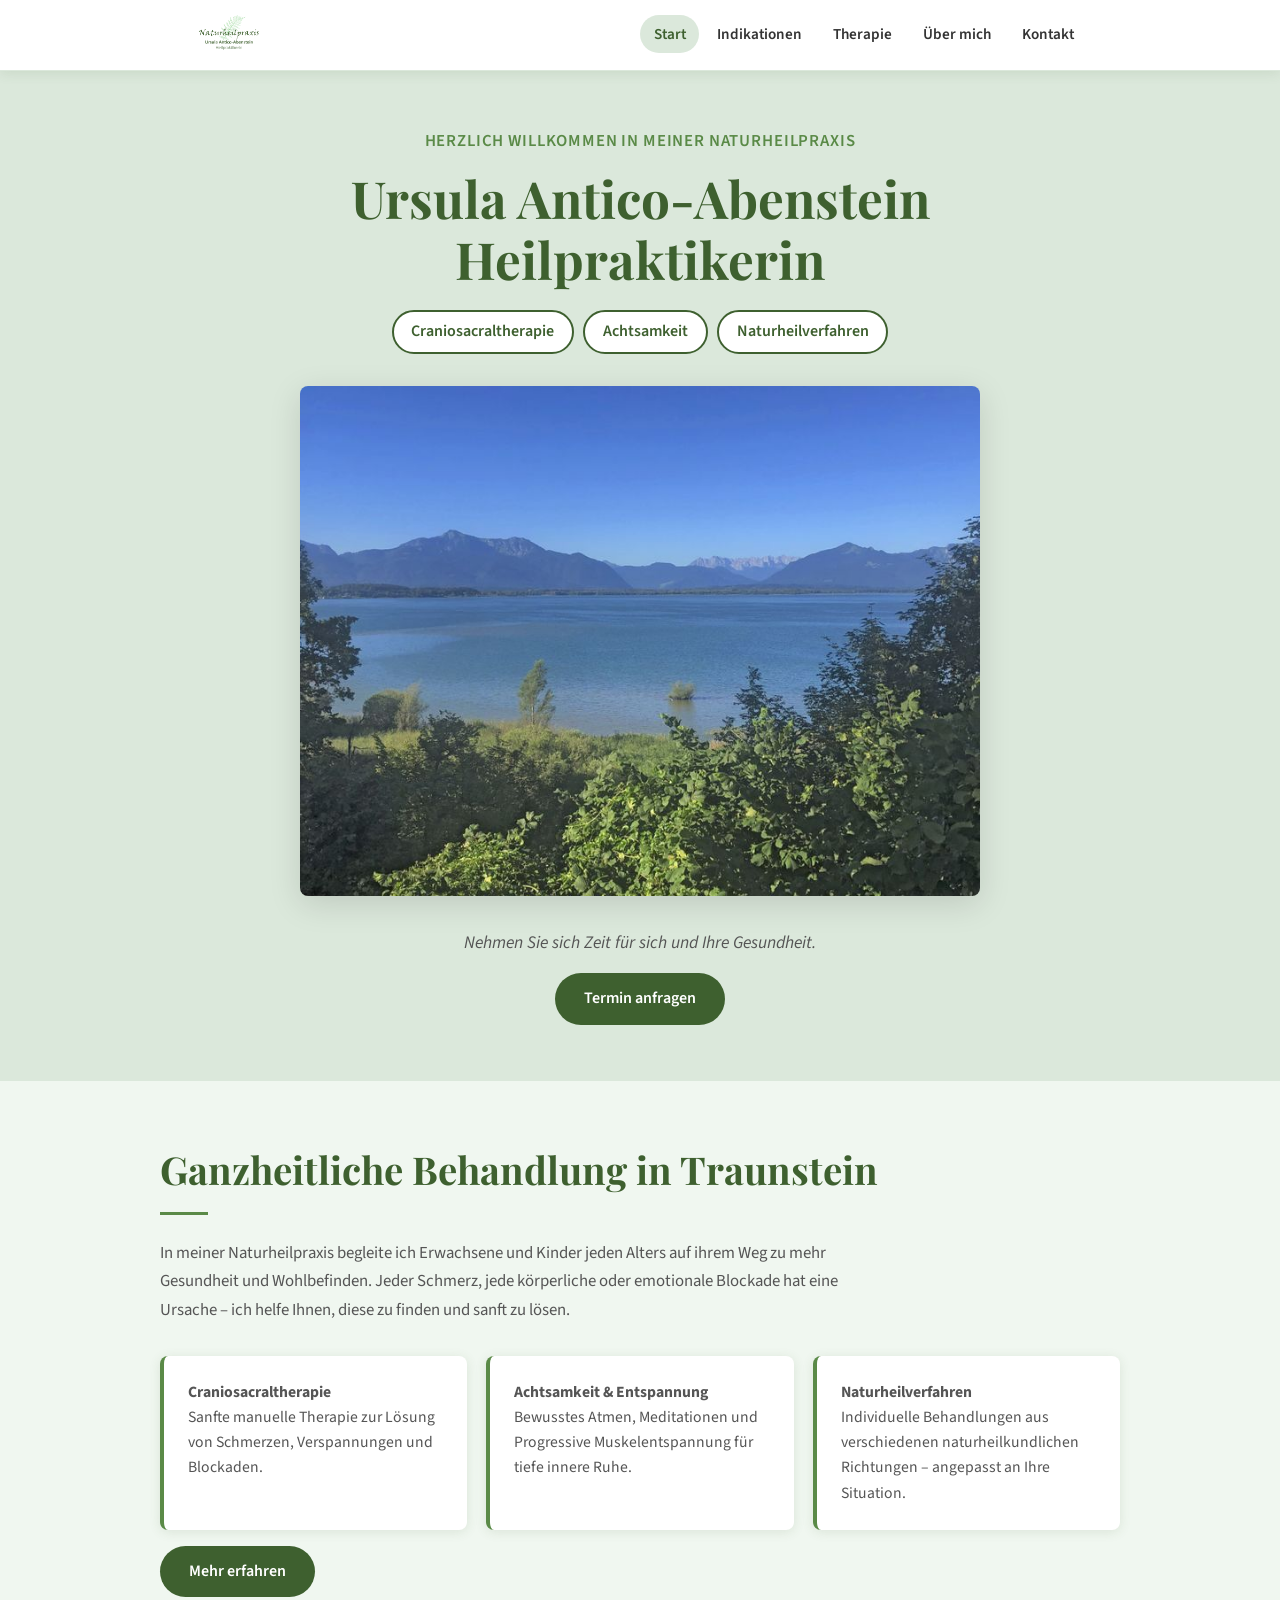
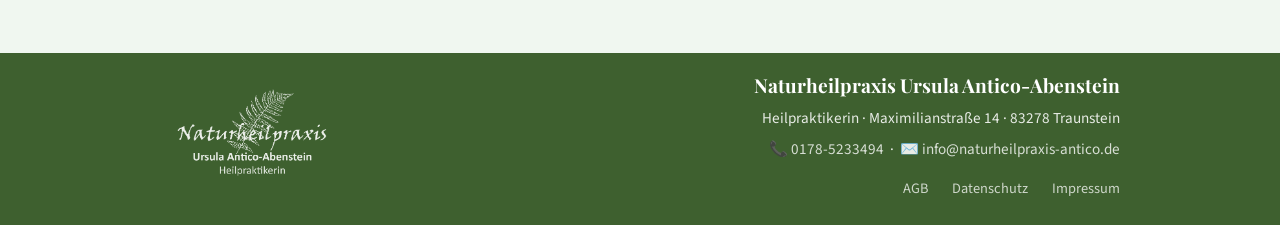
<file: index.html>
<!DOCTYPE html>
<html lang="de">
<head>
  <meta charset="UTF-8" />
  <meta name="viewport" content="width=device-width, initial-scale=1.0" />
  <title>Naturheilpraxis Antico-Abenstein | Heilpraktikerin Traunstein</title>
  <meta name="description" content="Naturheilpraxis Ursula Antico-Abenstein in Traunstein – Craniosacraltherapie, Achtsamkeit und Naturheilverfahren für Körper, Seele und Geist." />
  <meta name="keywords" content="Heilpraktikerin Traunstein, Craniosacraltherapie, Naturheilpraxis, Achtsamkeit, Naturheilverfahren" />
  <link rel="icon" href="img/favicon.ico" type="image/x-icon" />
  <!-- Schriften von Google Fonts (self-hosted Alternative möglich) -->
  <link rel="preconnect" href="https://fonts.googleapis.com" />
  <link rel="preconnect" href="https://fonts.gstatic.com" crossorigin />
  <link href="https://fonts.googleapis.com/css2?family=Playfair+Display:wght@700&family=Source+Sans+3:wght@400;600&display=swap" rel="stylesheet" />
  <link rel="stylesheet" href="css/style.css" />

  <!-- Schema.org für lokales SEO -->
  <script type="application/ld+json">
  {
    "@context": "https://schema.org",
    "@type": "LocalBusiness",
    "name": "Naturheilpraxis Ursula Antico-Abenstein",
    "description": "Heilpraktikerin für Craniosacraltherapie, Achtsamkeit und Naturheilverfahren",
    "address": {
      "@type": "PostalAddress",
      "streetAddress": "Maximilianstraße 14",
      "addressLocality": "Traunstein",
      "postalCode": "83278",
      "addressCountry": "DE"
    },
    "telephone": "+4901785233494",
    "email": "info@naturheilpraxis-antico.de",
    "url": "https://www.naturheilpraxis-antico.de",
    "openingHours": ["Mo-Fr 09:00-20:00", "Sa 10:00-20:00"],
    "geo": { "@type": "GeoCoordinates", "latitude": 47.8680359, "longitude": 12.6451242 }
  }
  </script>
</head>
<body>

  <!-- NAVIGATION -->
  <nav class="nav-wrapper">
    <div class="nav-inner">
      <a class="nav-logo" href="index.html">
        <img src="img/Logo.png" alt="Logo Naturheilpraxis Antico-Abenstein" />
      </a>
      <ul class="nav-links" id="nav-links">
        <li><a href="index.html">Start</a></li>
        <li><a href="indikationen.html">Indikationen</a></li>
        <li><a href="therapie.html">Therapie</a></li>
        <li><a href="uber-mich.html">Über mich</a></li>
        <li><a href="kontakt.html">Kontakt</a></li>
      </ul>
      <button class="nav-burger" id="nav-burger" aria-label="Menü öffnen">
        <span></span><span></span><span></span>
      </button>
    </div>
  </nav>

  <!-- HERO -->
  <header class="hero">
    <div class="hero-inner">
      <p class="hero-willkommen">Herzlich Willkommen in meiner Naturheilpraxis</p>
      <h1>Ursula Antico-Abenstein<br>Heilpraktikerin</h1>
      <div class="hero-tags">
        <span class="hero-tag">Craniosacraltherapie</span>
        <span class="hero-tag">Achtsamkeit</span>
        <span class="hero-tag">Naturheilverfahren</span>
      </div>
      <div class="hero-img">
        <img
          src="img/Panorama.jpeg"
          srcset="img/Panorama_k1.jpeg 480w, img/Panorama_k2.jpeg 320w, img/Panorama.jpeg 768w"
          sizes="(max-width: 768px) 100vw, 680px"
          alt="Chiemgau – Naturheilpraxis Traunstein"
        />
      </div>
      <p class="hero-cta">Nehmen Sie sich Zeit für sich und Ihre Gesundheit.</p>
      <a href="kontakt.html" class="btn">Termin anfragen</a>
    </div>
  </header>

  <!-- KURZINFO -->
  <section class="sektion sektion-hell">
    <div class="sektion-inner">
      <h2 class="sektion-titel">Ganzheitliche Behandlung in Traunstein</h2>
      <p class="sektion-text">
        In meiner Naturheilpraxis begleite ich Erwachsene und Kinder jeden Alters auf ihrem Weg zu mehr Gesundheit und Wohlbefinden.
        Jeder Schmerz, jede körperliche oder emotionale Blockade hat eine Ursache – ich helfe Ihnen, diese zu finden und sanft zu lösen.
      </p>
      <div class="karten-grid">
        <div class="karte">
          <p><strong>Craniosacraltherapie</strong><br>Sanfte manuelle Therapie zur Lösung von Schmerzen, Verspannungen und Blockaden.</p>
        </div>
        <div class="karte">
          <p><strong>Achtsamkeit & Entspannung</strong><br>Bewusstes Atmen, Meditationen und Progressive Muskelentspannung für tiefe innere Ruhe.</p>
        </div>
        <div class="karte">
          <p><strong>Naturheilverfahren</strong><br>Individuelle Behandlungen aus verschiedenen naturheilkundlichen Richtungen – angepasst an Ihre Situation.</p>
        </div>
      </div>
      <a href="therapie.html" class="btn">Mehr erfahren</a>
    </div>
  </section>

  <!-- FOOTER -->
  <footer>
    <div class="footer-inner">
      <img src="img/Logo.png" alt="Logo Naturheilpraxis Antico-Abenstein" class="footer-logo" />
      <div class="footer-info">
        <strong>Naturheilpraxis Ursula Antico-Abenstein</strong>
        <p>Heilpraktikerin · Maximilianstraße 14 · 83278 Traunstein</p>
        <p>📞 <a href="tel:+4901785233494" style="color:rgba(255,255,255,0.9)">0178-5233494</a> &nbsp;·&nbsp; ✉️ <a href="mailto:info@naturheilpraxis-antico.de" style="color:rgba(255,255,255,0.9)">info@naturheilpraxis-antico.de</a></p>
        <nav class="footer-links">
          <a href="AGB.html">AGB</a>
          <a href="datenschutzerklarung.html">Datenschutz</a>
          <a href="impressum.html">Impressum</a>
        </nav>
      </div>
    </div>
  </footer>

  <script src="js/nav.js"></script>
</body>
</html>
</file>
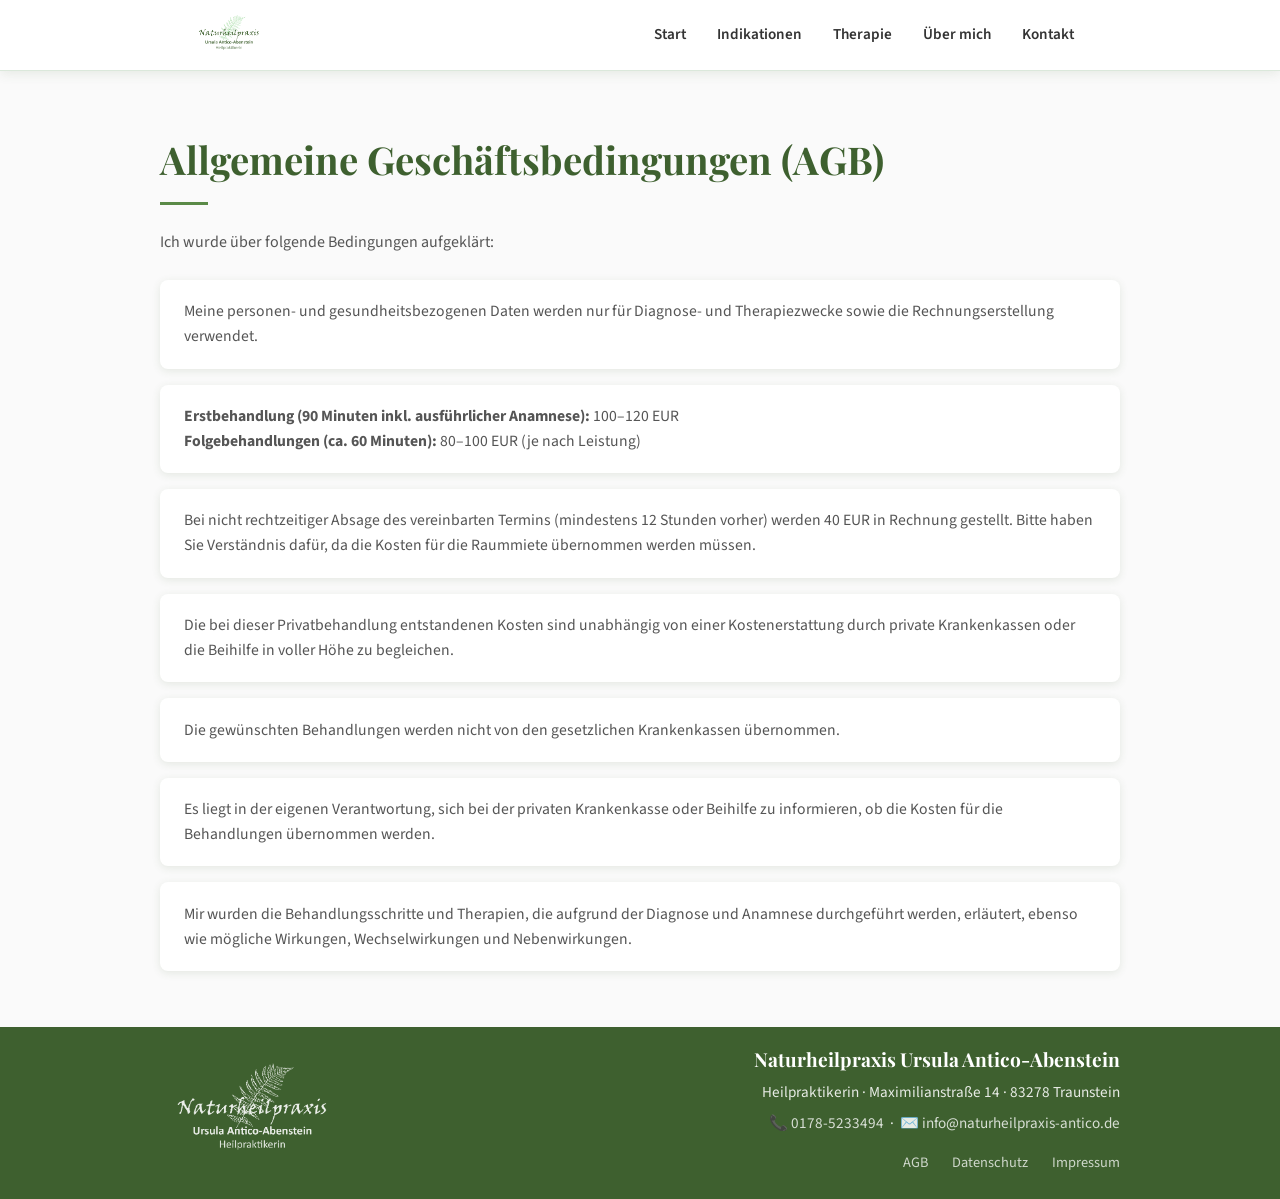
<file: AGB.html>
<!DOCTYPE html>
<html lang="de">
<head>
  <meta charset="UTF-8" />
  <meta name="viewport" content="width=device-width, initial-scale=1.0" />
  <title>AGB | Naturheilpraxis Antico-Abenstein Traunstein</title>
  <meta name="robots" content="noindex, follow" />
  <link rel="icon" href="img/favicon.ico" type="image/x-icon" />
  <link rel="preconnect" href="https://fonts.googleapis.com" />
  <link rel="preconnect" href="https://fonts.gstatic.com" crossorigin />
  <link href="https://fonts.googleapis.com/css2?family=Playfair+Display:wght@700&family=Source+Sans+3:wght@400;600&display=swap" rel="stylesheet" />
  <link rel="stylesheet" href="css/style.css" />
</head>
<body>

  <nav class="nav-wrapper">
    <div class="nav-inner">
      <a class="nav-logo" href="index.html">
        <img src="img/Logo.png" alt="Logo Naturheilpraxis Antico-Abenstein" />
      </a>
      <ul class="nav-links" id="nav-links">
        <li><a href="index.html">Start</a></li>
        <li><a href="indikationen.html">Indikationen</a></li>
        <li><a href="therapie.html">Therapie</a></li>
        <li><a href="uber-mich.html">Über mich</a></li>
        <li><a href="kontakt.html">Kontakt</a></li>
      </ul>
      <button class="nav-burger" id="nav-burger" aria-label="Menü öffnen">
        <span></span><span></span><span></span>
      </button>
    </div>
  </nav>

  <section class="sektion">
    <div class="sektion-inner">
      <h1 class="sektion-titel">Allgemeine Geschäftsbedingungen (AGB)</h1>

      <p style="color:var(--text-mittel); margin-bottom:1.5rem">
        Ich wurde über folgende Bedingungen aufgeklärt:
      </p>

      <div class="rechtlich-liste">
        <div class="rechtlich-item">
          Meine personen- und gesundheitsbezogenen Daten werden nur für Diagnose- und Therapiezwecke sowie die Rechnungserstellung verwendet.
        </div>

        <div class="rechtlich-item">
          <strong>Erstbehandlung (90 Minuten inkl. ausführlicher Anamnese):</strong> 100–120 EUR<br>
          <strong>Folgebehandlungen (ca. 60 Minuten):</strong> 80–100 EUR (je nach Leistung)
        </div>

        <div class="rechtlich-item">
          Bei nicht rechtzeitiger Absage des vereinbarten Termins (mindestens 12 Stunden vorher) werden 40 EUR in Rechnung gestellt.
          Bitte haben Sie Verständnis dafür, da die Kosten für die Raummiete übernommen werden müssen.
        </div>

        <div class="rechtlich-item">
          Die bei dieser Privatbehandlung entstandenen Kosten sind unabhängig von einer Kostenerstattung durch private Krankenkassen oder die Beihilfe in voller Höhe zu begleichen.
        </div>

        <div class="rechtlich-item">
          Die gewünschten Behandlungen werden nicht von den gesetzlichen Krankenkassen übernommen.
        </div>

        <div class="rechtlich-item">
          Es liegt in der eigenen Verantwortung, sich bei der privaten Krankenkasse oder Beihilfe zu informieren, ob die Kosten für die Behandlungen übernommen werden.
        </div>

        <div class="rechtlich-item">
          Mir wurden die Behandlungsschritte und Therapien, die aufgrund der Diagnose und Anamnese durchgeführt werden, erläutert, ebenso wie mögliche Wirkungen, Wechselwirkungen und Nebenwirkungen.
        </div>
      </div>
    </div>
  </section>

  <footer>
    <div class="footer-inner">
      <img src="img/Logo.png" alt="Logo Naturheilpraxis Antico-Abenstein" class="footer-logo" />
      <div class="footer-info">
        <strong>Naturheilpraxis Ursula Antico-Abenstein</strong>
        <p>Heilpraktikerin · Maximilianstraße 14 · 83278 Traunstein</p>
        <p>📞 <a href="tel:+4901785233494" style="color:rgba(255,255,255,0.9)">0178-5233494</a> &nbsp;·&nbsp; ✉️ <a href="mailto:info@naturheilpraxis-antico.de" style="color:rgba(255,255,255,0.9)">info@naturheilpraxis-antico.de</a></p>
        <nav class="footer-links">
          <a href="AGB.html">AGB</a>
          <a href="datenschutzerklarung.html">Datenschutz</a>
          <a href="impressum.html">Impressum</a>
        </nav>
      </div>
    </div>
  </footer>

  <script src="js/nav.js"></script>
</body>
</html>
</file>
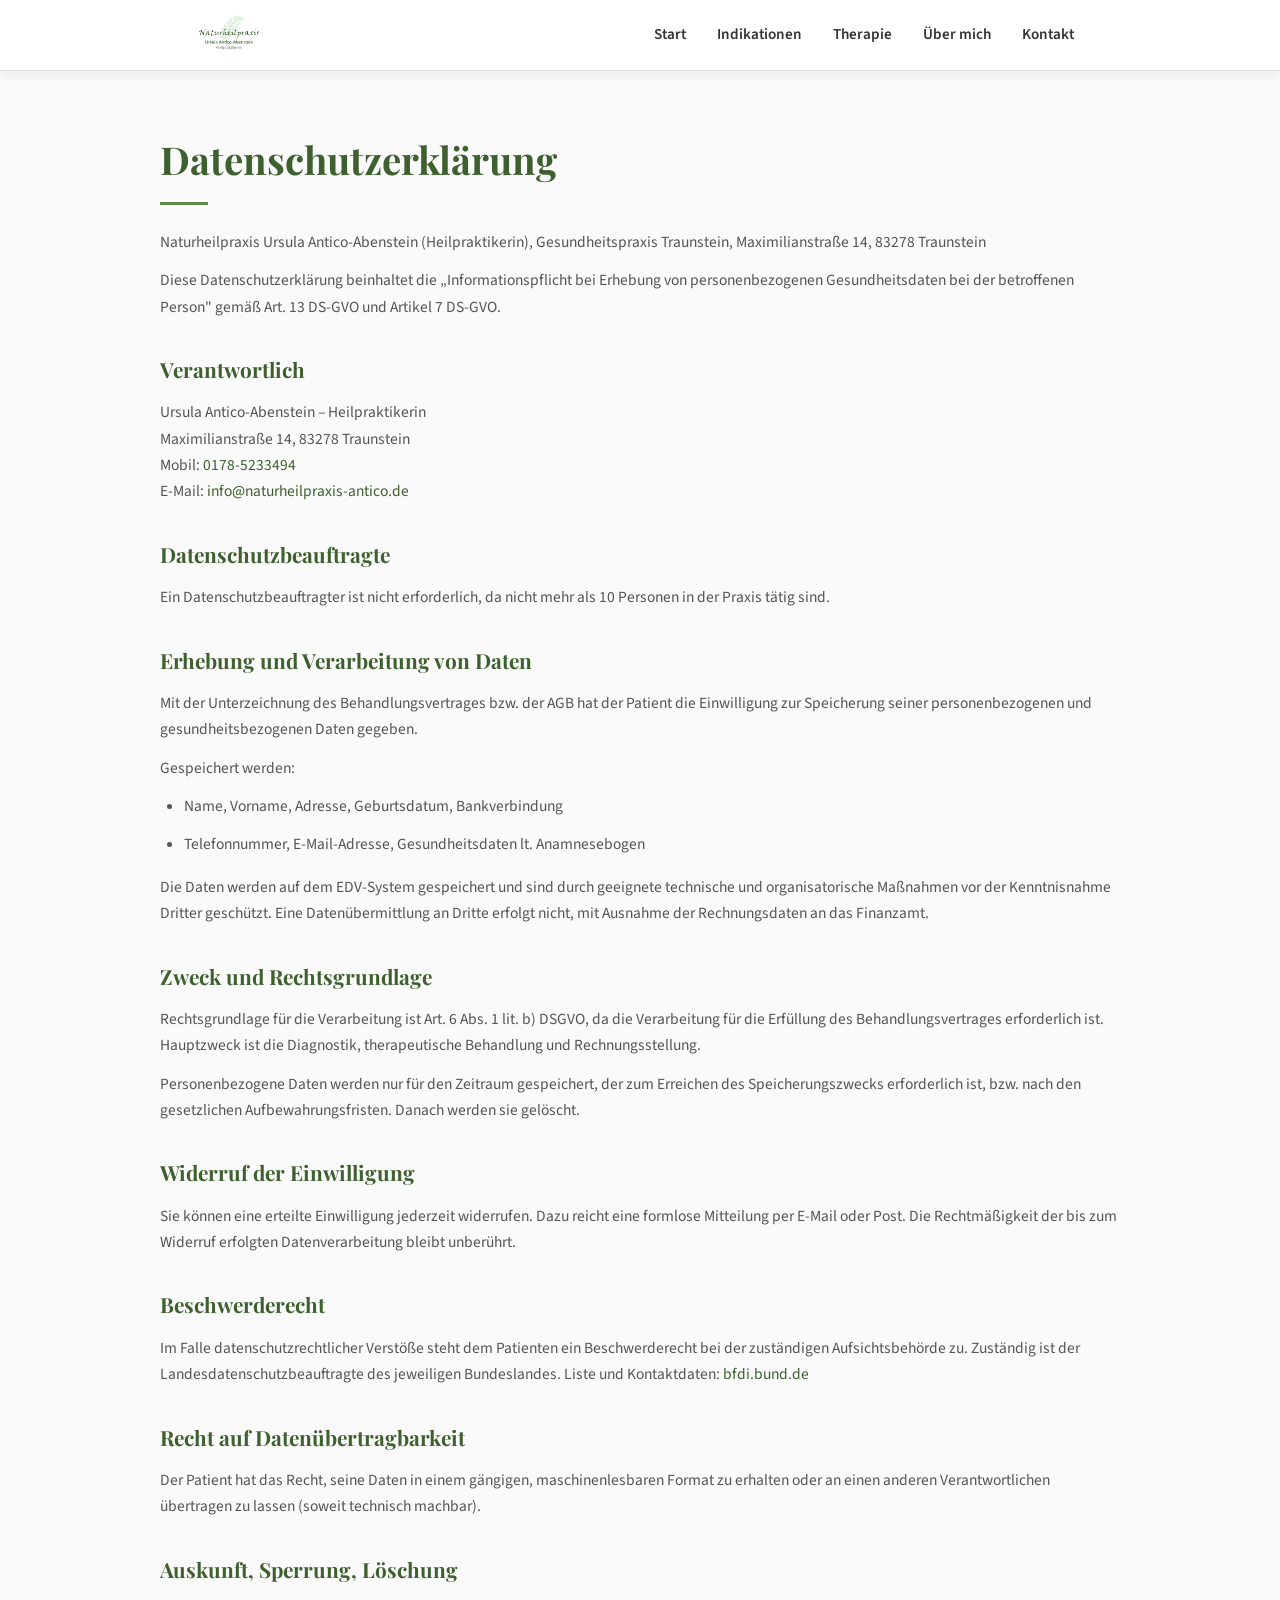
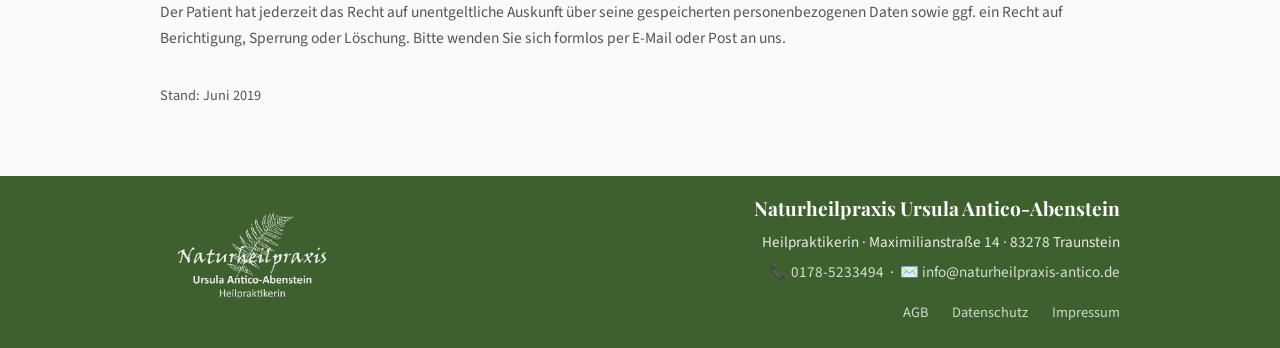
<file: datenschutzerklarung.html>
<!DOCTYPE html>
<html lang="de">
<head>
  <meta charset="UTF-8" />
  <meta name="viewport" content="width=device-width, initial-scale=1.0" />
  <title>Datenschutzerklärung | Naturheilpraxis Antico-Abenstein Traunstein</title>
  <meta name="robots" content="noindex, follow" />
  <link rel="icon" href="img/favicon.ico" type="image/x-icon" />
  <link rel="preconnect" href="https://fonts.googleapis.com" />
  <link rel="preconnect" href="https://fonts.gstatic.com" crossorigin />
  <link href="https://fonts.googleapis.com/css2?family=Playfair+Display:wght@700&family=Source+Sans+3:wght@400;600&display=swap" rel="stylesheet" />
  <link rel="stylesheet" href="css/style.css" />
</head>
<body>

  <nav class="nav-wrapper">
    <div class="nav-inner">
      <a class="nav-logo" href="index.html">
        <img src="img/Logo.png" alt="Logo Naturheilpraxis Antico-Abenstein" />
      </a>
      <ul class="nav-links" id="nav-links">
        <li><a href="index.html">Start</a></li>
        <li><a href="indikationen.html">Indikationen</a></li>
        <li><a href="therapie.html">Therapie</a></li>
        <li><a href="uber-mich.html">Über mich</a></li>
        <li><a href="kontakt.html">Kontakt</a></li>
      </ul>
      <button class="nav-burger" id="nav-burger" aria-label="Menü öffnen">
        <span></span><span></span><span></span>
      </button>
    </div>
  </nav>

  <section class="sektion">
    <div class="sektion-inner rechts-inhalt">
      <h1 class="sektion-titel">Datenschutzerklärung</h1>

      <p>
        Naturheilpraxis Ursula Antico-Abenstein (Heilpraktikerin), Gesundheitspraxis Traunstein,
        Maximilianstraße 14, 83278 Traunstein
      </p>
      <p>
        Diese Datenschutzerklärung beinhaltet die „Informationspflicht bei Erhebung von personenbezogenen
        Gesundheitsdaten bei der betroffenen Person" gemäß Art. 13 DS-GVO und Artikel 7 DS-GVO.
      </p>

      <h2>Verantwortlich</h2>
      <p>
        Ursula Antico-Abenstein – Heilpraktikerin<br>
        Maximilianstraße 14, 83278 Traunstein<br>
        Mobil: <a href="tel:+4901785233494">0178-5233494</a><br>
        E-Mail: <a href="mailto:info@naturheilpraxis-antico.de">info@naturheilpraxis-antico.de</a>
      </p>

      <h2>Datenschutzbeauftragte</h2>
      <p>Ein Datenschutzbeauftragter ist nicht erforderlich, da nicht mehr als 10 Personen in der Praxis tätig sind.</p>

      <h2>Erhebung und Verarbeitung von Daten</h2>
      <p>
        Mit der Unterzeichnung des Behandlungsvertrages bzw. der AGB hat der Patient die Einwilligung zur
        Speicherung seiner personenbezogenen und gesundheitsbezogenen Daten gegeben.
      </p>
      <p>Gespeichert werden:</p>
      <ul>
        <li>Name, Vorname, Adresse, Geburtsdatum, Bankverbindung</li>
        <li>Telefonnummer, E-Mail-Adresse, Gesundheitsdaten lt. Anamnesebogen</li>
      </ul>
      <p>
        Die Daten werden auf dem EDV-System gespeichert und sind durch geeignete technische und organisatorische
        Maßnahmen vor der Kenntnisnahme Dritter geschützt. Eine Datenübermittlung an Dritte erfolgt nicht,
        mit Ausnahme der Rechnungsdaten an das Finanzamt.
      </p>

      <h2>Zweck und Rechtsgrundlage</h2>
      <p>
        Rechtsgrundlage für die Verarbeitung ist Art. 6 Abs. 1 lit. b) DSGVO, da die Verarbeitung für die
        Erfüllung des Behandlungsvertrages erforderlich ist. Hauptzweck ist die Diagnostik, therapeutische
        Behandlung und Rechnungsstellung.
      </p>
      <p>
        Personenbezogene Daten werden nur für den Zeitraum gespeichert, der zum Erreichen des Speicherungszwecks
        erforderlich ist, bzw. nach den gesetzlichen Aufbewahrungsfristen. Danach werden sie gelöscht.
      </p>

      <h2>Widerruf der Einwilligung</h2>
      <p>
        Sie können eine erteilte Einwilligung jederzeit widerrufen. Dazu reicht eine formlose Mitteilung per
        E-Mail oder Post. Die Rechtmäßigkeit der bis zum Widerruf erfolgten Datenverarbeitung bleibt unberührt.
      </p>

      <h2>Beschwerderecht</h2>
      <p>
        Im Falle datenschutzrechtlicher Verstöße steht dem Patienten ein Beschwerderecht bei der zuständigen
        Aufsichtsbehörde zu. Zuständig ist der Landesdatenschutzbeauftragte des jeweiligen Bundeslandes.
        Liste und Kontaktdaten: <a href="https://www.bfdi.bund.de/DE/Infothek/Anschriften_Links/anschriften_links-node.html" target="_blank" rel="noopener">bfdi.bund.de</a>
      </p>

      <h2>Recht auf Datenübertragbarkeit</h2>
      <p>
        Der Patient hat das Recht, seine Daten in einem gängigen, maschinenlesbaren Format zu erhalten oder
        an einen anderen Verantwortlichen übertragen zu lassen (soweit technisch machbar).
      </p>

      <h2>Auskunft, Sperrung, Löschung</h2>
      <p>
        Der Patient hat jederzeit das Recht auf unentgeltliche Auskunft über seine gespeicherten personenbezogenen
        Daten sowie ggf. ein Recht auf Berichtigung, Sperrung oder Löschung. Bitte wenden Sie sich formlos per
        E-Mail oder Post an uns.
      </p>

      <p style="margin-top:2rem; font-size:0.9rem; color:var(--text-mittel)">Stand: Juni 2019</p>
    </div>
  </section>

  <footer>
    <div class="footer-inner">
      <img src="img/Logo.png" alt="Logo Naturheilpraxis Antico-Abenstein" class="footer-logo" />
      <div class="footer-info">
        <strong>Naturheilpraxis Ursula Antico-Abenstein</strong>
        <p>Heilpraktikerin · Maximilianstraße 14 · 83278 Traunstein</p>
        <p>📞 <a href="tel:+4901785233494" style="color:rgba(255,255,255,0.9)">0178-5233494</a> &nbsp;·&nbsp; ✉️ <a href="mailto:info@naturheilpraxis-antico.de" style="color:rgba(255,255,255,0.9)">info@naturheilpraxis-antico.de</a></p>
        <nav class="footer-links">
          <a href="AGB.html">AGB</a>
          <a href="datenschutzerklarung.html">Datenschutz</a>
          <a href="impressum.html">Impressum</a>
        </nav>
      </div>
    </div>
  </footer>

  <script src="js/nav.js"></script>
</body>
</html>
</file>
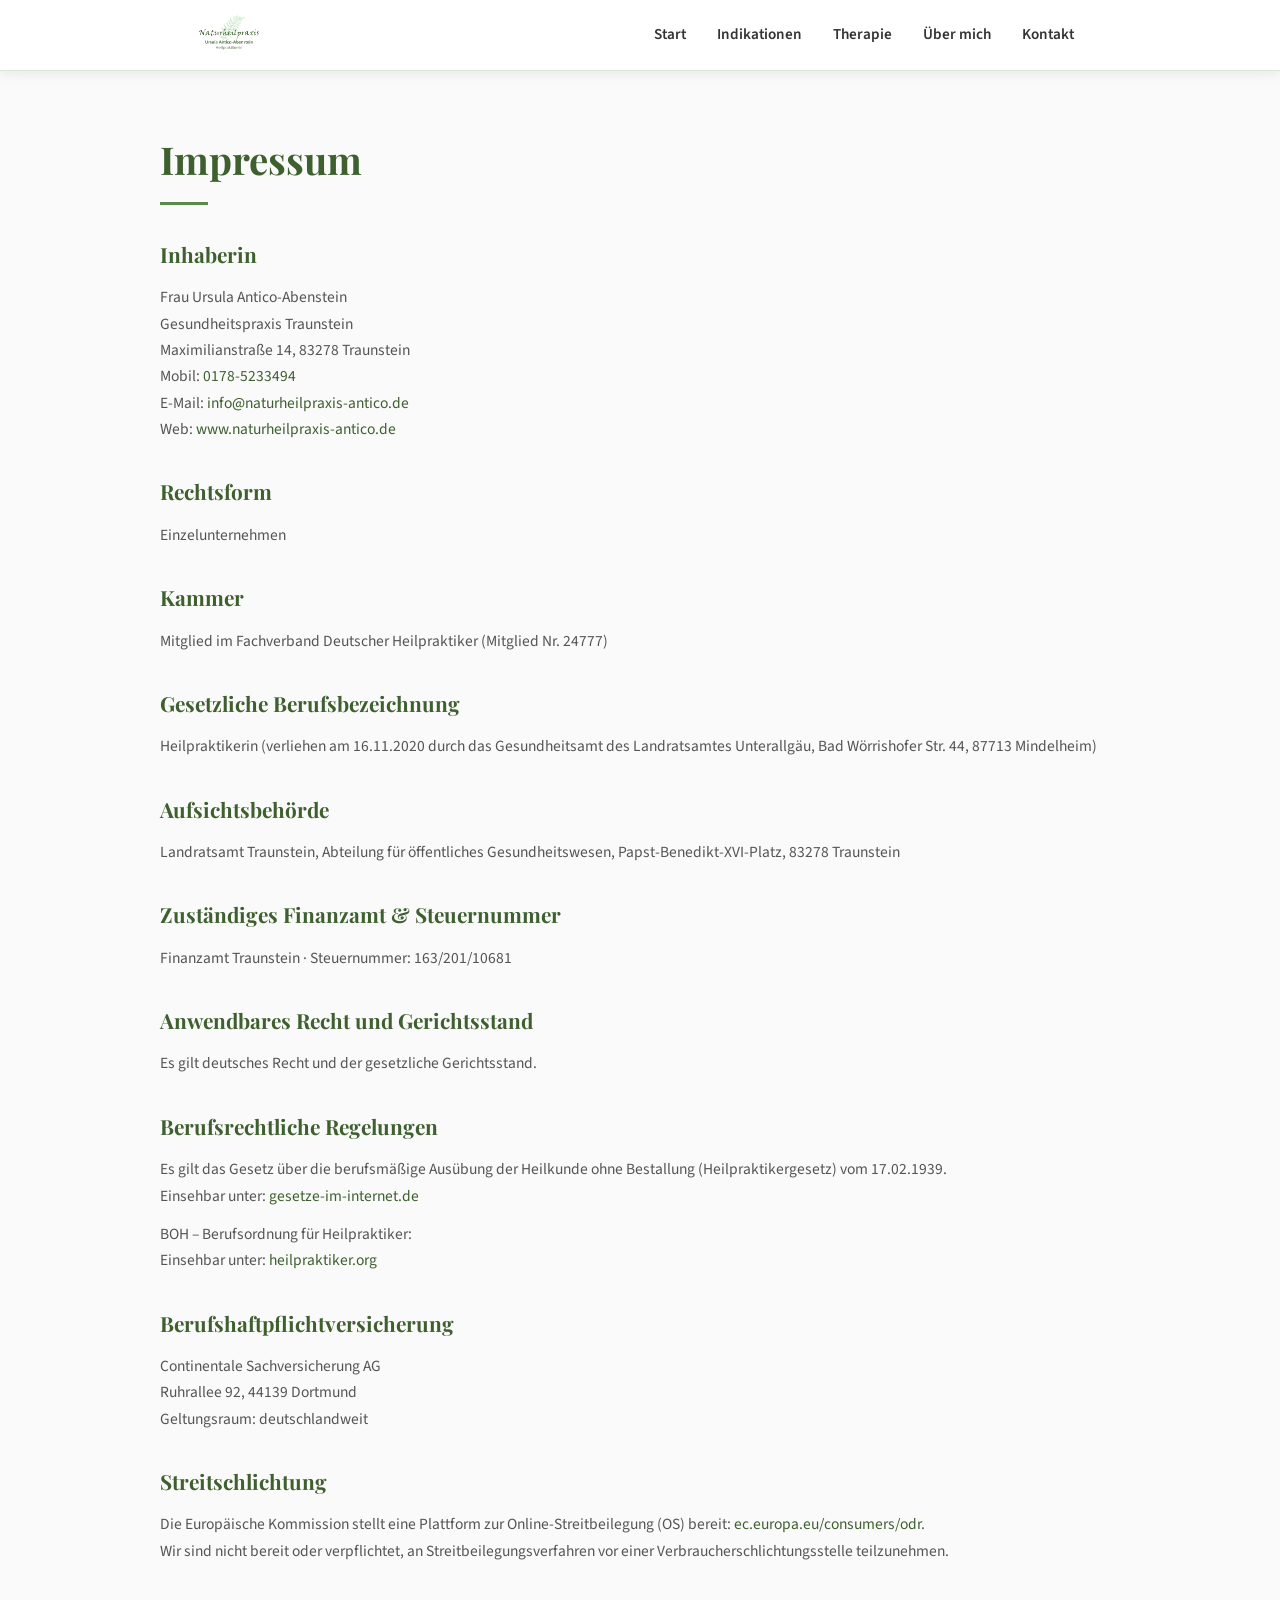
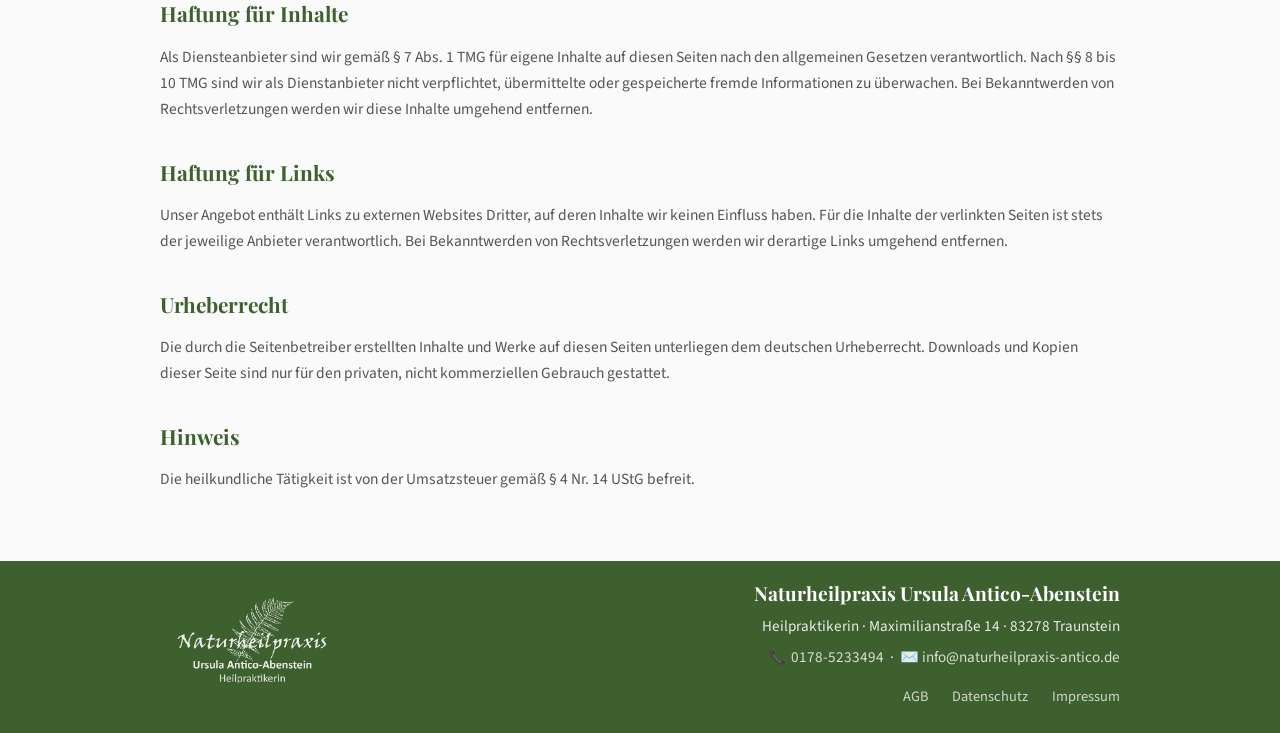
<file: impressum.html>
<!DOCTYPE html>
<html lang="de">
<head>
  <meta charset="UTF-8" />
  <meta name="viewport" content="width=device-width, initial-scale=1.0" />
  <title>Impressum | Naturheilpraxis Antico-Abenstein Traunstein</title>
  <meta name="robots" content="noindex, follow" />
  <link rel="icon" href="img/favicon.ico" type="image/x-icon" />
  <link rel="preconnect" href="https://fonts.googleapis.com" />
  <link rel="preconnect" href="https://fonts.gstatic.com" crossorigin />
  <link href="https://fonts.googleapis.com/css2?family=Playfair+Display:wght@700&family=Source+Sans+3:wght@400;600&display=swap" rel="stylesheet" />
  <link rel="stylesheet" href="css/style.css" />
</head>
<body>

  <nav class="nav-wrapper">
    <div class="nav-inner">
      <a class="nav-logo" href="index.html">
        <img src="img/Logo.png" alt="Logo Naturheilpraxis Antico-Abenstein" />
      </a>
      <ul class="nav-links" id="nav-links">
        <li><a href="index.html">Start</a></li>
        <li><a href="indikationen.html">Indikationen</a></li>
        <li><a href="therapie.html">Therapie</a></li>
        <li><a href="uber-mich.html">Über mich</a></li>
        <li><a href="kontakt.html">Kontakt</a></li>
      </ul>
      <button class="nav-burger" id="nav-burger" aria-label="Menü öffnen">
        <span></span><span></span><span></span>
      </button>
    </div>
  </nav>

  <section class="sektion">
    <div class="sektion-inner rechts-inhalt">
      <h1 class="sektion-titel">Impressum</h1>

      <h2>Inhaberin</h2>
      <p>
        Frau Ursula Antico-Abenstein<br>
        Gesundheitspraxis Traunstein<br>
        Maximilianstraße 14, 83278 Traunstein<br>
        Mobil: <a href="tel:+4901785233494">0178-5233494</a><br>
        E-Mail: <a href="mailto:info@naturheilpraxis-antico.de">info@naturheilpraxis-antico.de</a><br>
        Web: <a href="https://www.naturheilpraxis-antico.de">www.naturheilpraxis-antico.de</a>
      </p>

      <h2>Rechtsform</h2>
      <p>Einzelunternehmen</p>

      <h2>Kammer</h2>
      <p>Mitglied im Fachverband Deutscher Heilpraktiker (Mitglied Nr. 24777)</p>

      <h2>Gesetzliche Berufsbezeichnung</h2>
      <p>
        Heilpraktikerin (verliehen am 16.11.2020 durch das Gesundheitsamt des Landratsamtes Unterallgäu,
        Bad Wörrishofer Str. 44, 87713 Mindelheim)
      </p>

      <h2>Aufsichtsbehörde</h2>
      <p>Landratsamt Traunstein, Abteilung für öffentliches Gesundheitswesen, Papst-Benedikt-XVI-Platz, 83278 Traunstein</p>

      <h2>Zuständiges Finanzamt &amp; Steuernummer</h2>
      <p>Finanzamt Traunstein · Steuernummer: 163/201/10681</p>

      <h2>Anwendbares Recht und Gerichtsstand</h2>
      <p>Es gilt deutsches Recht und der gesetzliche Gerichtsstand.</p>

      <h2>Berufsrechtliche Regelungen</h2>
      <p>
        Es gilt das Gesetz über die berufsmäßige Ausübung der Heilkunde ohne Bestallung (Heilpraktikergesetz) vom 17.02.1939.<br>
        Einsehbar unter: <a href="https://www.gesetze-im-internet.de/heilprg/BJNR002510939.html" target="_blank" rel="noopener">gesetze-im-internet.de</a>
      </p>
      <p>
        BOH – Berufsordnung für Heilpraktiker:<br>
        Einsehbar unter: <a href="http://www.heilpraktiker.org/die-berufsordnung-fuer-heilpraktiker" target="_blank" rel="noopener">heilpraktiker.org</a>
      </p>

      <h2>Berufshaftpflichtversicherung</h2>
      <p>
        Continentale Sachversicherung AG<br>
        Ruhrallee 92, 44139 Dortmund<br>
        Geltungsraum: deutschlandweit
      </p>

      <h2>Streitschlichtung</h2>
      <p>
        Die Europäische Kommission stellt eine Plattform zur Online-Streitbeilegung (OS) bereit:
        <a href="https://ec.europa.eu/consumers/odr" target="_blank" rel="noopener">ec.europa.eu/consumers/odr</a>.<br>
        Wir sind nicht bereit oder verpflichtet, an Streitbeilegungsverfahren vor einer Verbraucherschlichtungsstelle teilzunehmen.
      </p>

      <h2>Haftung für Inhalte</h2>
      <p>
        Als Diensteanbieter sind wir gemäß § 7 Abs. 1 TMG für eigene Inhalte auf diesen Seiten nach den allgemeinen Gesetzen verantwortlich.
        Nach §§ 8 bis 10 TMG sind wir als Dienstanbieter nicht verpflichtet, übermittelte oder gespeicherte fremde Informationen zu überwachen.
        Bei Bekanntwerden von Rechtsverletzungen werden wir diese Inhalte umgehend entfernen.
      </p>

      <h2>Haftung für Links</h2>
      <p>
        Unser Angebot enthält Links zu externen Websites Dritter, auf deren Inhalte wir keinen Einfluss haben.
        Für die Inhalte der verlinkten Seiten ist stets der jeweilige Anbieter verantwortlich.
        Bei Bekanntwerden von Rechtsverletzungen werden wir derartige Links umgehend entfernen.
      </p>

      <h2>Urheberrecht</h2>
      <p>
        Die durch die Seitenbetreiber erstellten Inhalte und Werke auf diesen Seiten unterliegen dem deutschen Urheberrecht.
        Downloads und Kopien dieser Seite sind nur für den privaten, nicht kommerziellen Gebrauch gestattet.
      </p>

      <h2>Hinweis</h2>
      <p>Die heilkundliche Tätigkeit ist von der Umsatzsteuer gemäß § 4 Nr. 14 UStG befreit.</p>
    </div>
  </section>

  <footer>
    <div class="footer-inner">
      <img src="img/Logo.png" alt="Logo Naturheilpraxis Antico-Abenstein" class="footer-logo" />
      <div class="footer-info">
        <strong>Naturheilpraxis Ursula Antico-Abenstein</strong>
        <p>Heilpraktikerin · Maximilianstraße 14 · 83278 Traunstein</p>
        <p>📞 <a href="tel:+4901785233494" style="color:rgba(255,255,255,0.9)">0178-5233494</a> &nbsp;·&nbsp; ✉️ <a href="mailto:info@naturheilpraxis-antico.de" style="color:rgba(255,255,255,0.9)">info@naturheilpraxis-antico.de</a></p>
        <nav class="footer-links">
          <a href="AGB.html">AGB</a>
          <a href="datenschutzerklarung.html">Datenschutz</a>
          <a href="impressum.html">Impressum</a>
        </nav>
      </div>
    </div>
  </footer>

  <script src="js/nav.js"></script>
</body>
</html>
</file>
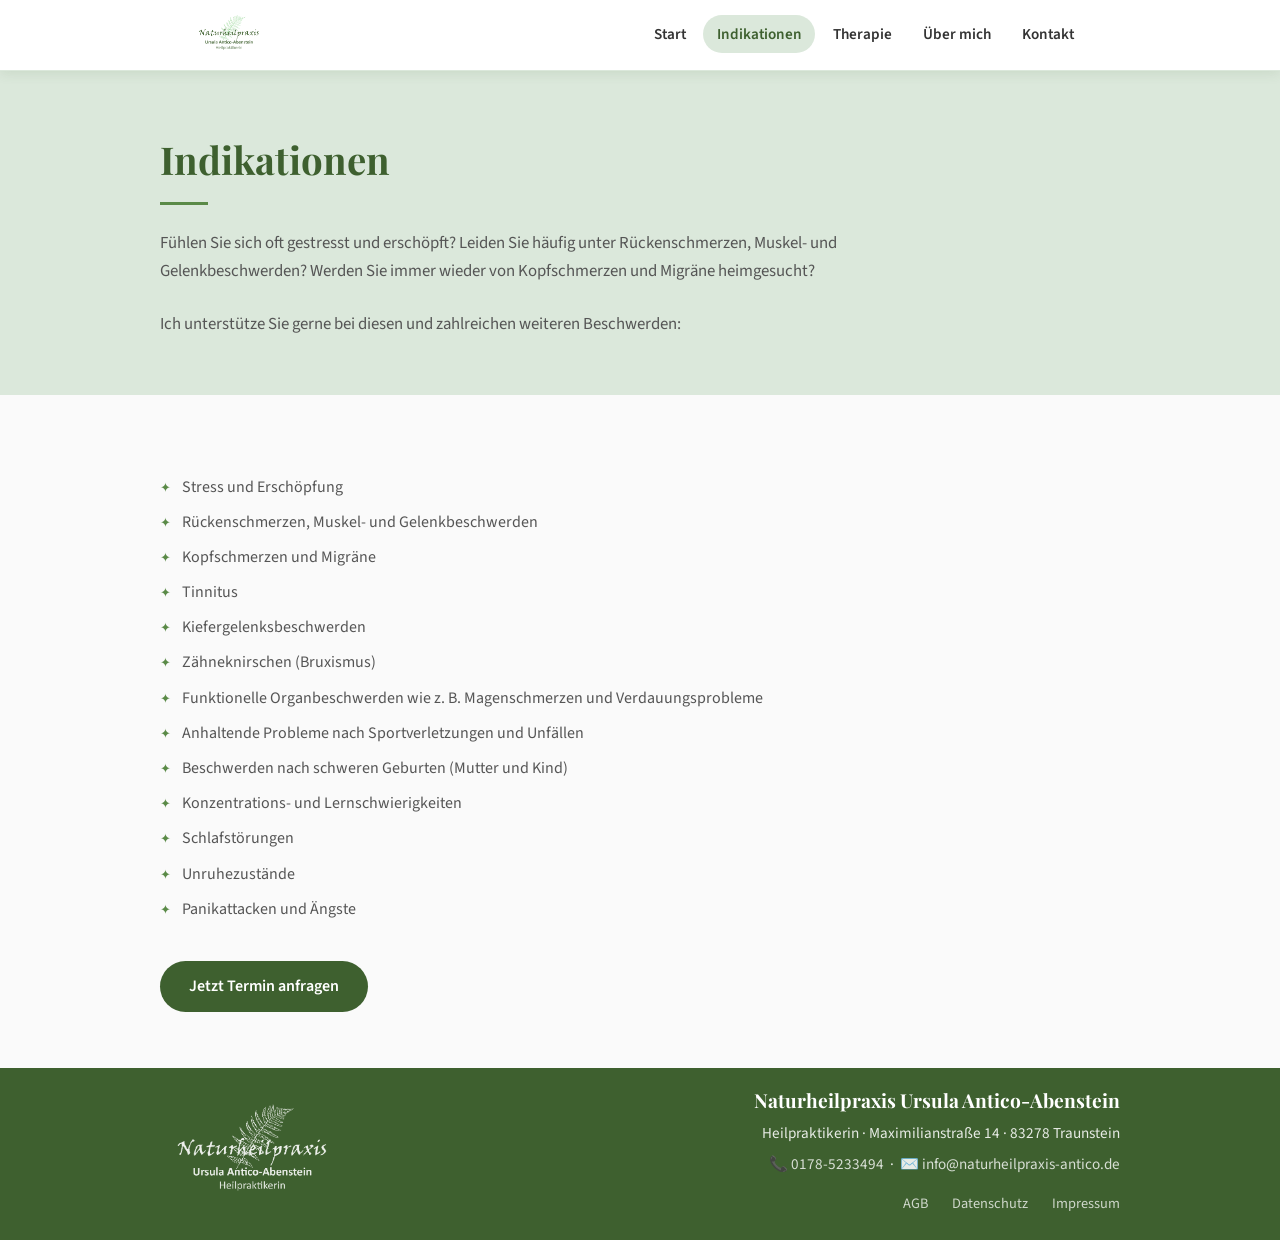
<file: indikationen.html>
<!DOCTYPE html>
<html lang="de">
<head>
  <meta charset="UTF-8" />
  <meta name="viewport" content="width=device-width, initial-scale=1.0" />
  <title>Indikationen | Naturheilpraxis Antico-Abenstein Traunstein</title>
  <meta name="description" content="Behandlungsgebiete der Naturheilpraxis Antico-Abenstein: Stress, Rückenschmerzen, Migräne, Tinnitus, Schlafstörungen und viele weitere Beschwerden." />
  <link rel="icon" href="img/favicon.ico" type="image/x-icon" />
  <link rel="preconnect" href="https://fonts.googleapis.com" />
  <link rel="preconnect" href="https://fonts.gstatic.com" crossorigin />
  <link href="https://fonts.googleapis.com/css2?family=Playfair+Display:wght@700&family=Source+Sans+3:wght@400;600&display=swap" rel="stylesheet" />
  <link rel="stylesheet" href="css/style.css" />
</head>
<body>

  <nav class="nav-wrapper">
    <div class="nav-inner">
      <a class="nav-logo" href="index.html">
        <img src="img/Logo.png" alt="Logo Naturheilpraxis Antico-Abenstein" />
      </a>
      <ul class="nav-links" id="nav-links">
        <li><a href="index.html">Start</a></li>
        <li><a href="indikationen.html">Indikationen</a></li>
        <li><a href="therapie.html">Therapie</a></li>
        <li><a href="uber-mich.html">Über mich</a></li>
        <li><a href="kontakt.html">Kontakt</a></li>
      </ul>
      <button class="nav-burger" id="nav-burger" aria-label="Menü öffnen">
        <span></span><span></span><span></span>
      </button>
    </div>
  </nav>

  <section class="sektion sektion-dunkel" style="padding-bottom:2rem">
    <div class="sektion-inner">
      <h1 class="sektion-titel">Indikationen</h1>
      <p class="sektion-text">
        Fühlen Sie sich oft gestresst und erschöpft? Leiden Sie häufig unter Rückenschmerzen, Muskel- und Gelenkbeschwerden?
        Werden Sie immer wieder von Kopfschmerzen und Migräne heimgesucht?
      </p>
      <p class="sektion-text">Ich unterstütze Sie gerne bei diesen und zahlreichen weiteren Beschwerden:</p>
    </div>
  </section>

  <section class="sektion">
    <div class="sektion-inner">
      <ul class="schoen-liste">
        <li>Stress und Erschöpfung</li>
        <li>Rückenschmerzen, Muskel- und Gelenkbeschwerden</li>
        <li>Kopfschmerzen und Migräne</li>
        <li>Tinnitus</li>
        <li>Kiefergelenksbeschwerden</li>
        <li>Zähneknirschen (Bruxismus)</li>
        <li>Funktionelle Organbeschwerden wie z. B. Magenschmerzen und Verdauungsprobleme</li>
        <li>Anhaltende Probleme nach Sportverletzungen und Unfällen</li>
        <li>Beschwerden nach schweren Geburten (Mutter und Kind)</li>
        <li>Konzentrations- und Lernschwierigkeiten</li>
        <li>Schlafstörungen</li>
        <li>Unruhezustände</li>
        <li>Panikattacken und Ängste</li>
      </ul>
      <a href="kontakt.html" class="btn">Jetzt Termin anfragen</a>
    </div>
  </section>

  <footer>
    <div class="footer-inner">
      <img src="img/Logo.png" alt="Logo Naturheilpraxis Antico-Abenstein" class="footer-logo" />
      <div class="footer-info">
        <strong>Naturheilpraxis Ursula Antico-Abenstein</strong>
        <p>Heilpraktikerin · Maximilianstraße 14 · 83278 Traunstein</p>
        <p>📞 <a href="tel:+4901785233494" style="color:rgba(255,255,255,0.9)">0178-5233494</a> &nbsp;·&nbsp; ✉️ <a href="mailto:info@naturheilpraxis-antico.de" style="color:rgba(255,255,255,0.9)">info@naturheilpraxis-antico.de</a></p>
        <nav class="footer-links">
          <a href="AGB.html">AGB</a>
          <a href="datenschutzerklarung.html">Datenschutz</a>
          <a href="impressum.html">Impressum</a>
        </nav>
      </div>
    </div>
  </footer>

  <script src="js/nav.js"></script>
</body>
</html>
</file>
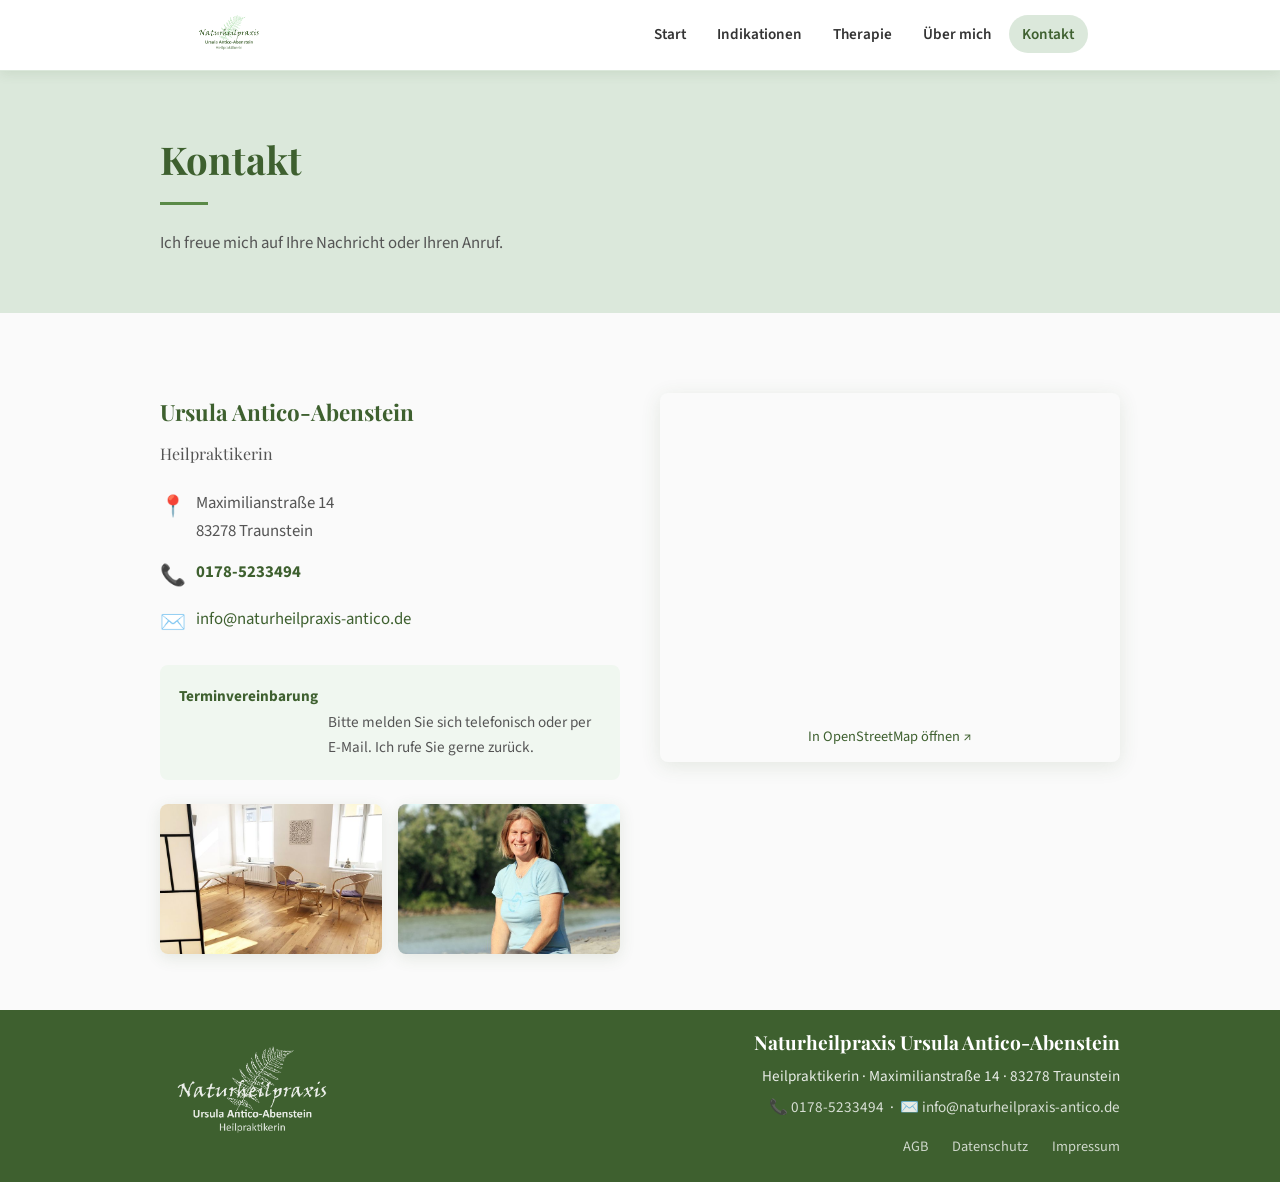
<file: kontakt.html>
<!DOCTYPE html>
<html lang="de">
<head>
  <meta charset="UTF-8" />
  <meta name="viewport" content="width=device-width, initial-scale=1.0" />
  <title>Kontakt | Naturheilpraxis Antico-Abenstein Traunstein</title>
  <meta name="description" content="Kontaktieren Sie die Naturheilpraxis Antico-Abenstein in Traunstein. Telefon: 0178-5233494 · Maximilianstraße 14, 83278 Traunstein." />
  <link rel="icon" href="img/favicon.ico" type="image/x-icon" />
  <link rel="preconnect" href="https://fonts.googleapis.com" />
  <link rel="preconnect" href="https://fonts.gstatic.com" crossorigin />
  <link href="https://fonts.googleapis.com/css2?family=Playfair+Display:wght@700&family=Source+Sans+3:wght@400;600&display=swap" rel="stylesheet" />
  <link rel="stylesheet" href="css/style.css" />
</head>
<body>

  <nav class="nav-wrapper">
    <div class="nav-inner">
      <a class="nav-logo" href="index.html">
        <img src="img/Logo.png" alt="Logo Naturheilpraxis Antico-Abenstein" />
      </a>
      <ul class="nav-links" id="nav-links">
        <li><a href="index.html">Start</a></li>
        <li><a href="indikationen.html">Indikationen</a></li>
        <li><a href="therapie.html">Therapie</a></li>
        <li><a href="uber-mich.html">Über mich</a></li>
        <li><a href="kontakt.html">Kontakt</a></li>
      </ul>
      <button class="nav-burger" id="nav-burger" aria-label="Menü öffnen">
        <span></span><span></span><span></span>
      </button>
    </div>
  </nav>

  <section class="sektion sektion-dunkel" style="padding-bottom:2rem">
    <div class="sektion-inner">
      <h1 class="sektion-titel">Kontakt</h1>
      <p class="sektion-text">Ich freue mich auf Ihre Nachricht oder Ihren Anruf.</p>
    </div>
  </section>

  <section class="sektion">
    <div class="sektion-inner">
      <div class="kontakt-grid">
        <div class="kontakt-info">
          <h2 style="font-family:var(--font-kopfzeile); color:var(--gruen-dunkel); font-size:1.4rem; margin-bottom:1.2rem">
            Ursula Antico-Abenstein<br>
            <span style="font-weight:400; font-size:1rem; color:var(--text-mittel)">Heilpraktikerin</span>
          </h2>

          <p>
            <span class="icon">📍</span>
            Maximilianstraße 14<br>83278 Traunstein
          </p>
          <p>
            <span class="icon">📞</span>
            <a href="tel:+4901785233494"><strong>0178-5233494</strong></a>
          </p>
          <p>
            <span class="icon">✉️</span>
            <a href="mailto:info@naturheilpraxis-antico.de">info@naturheilpraxis-antico.de</a>
          </p>

          <div style="margin-top:1.5rem; background:var(--gruen-sehr-hell); border-radius:8px; padding:1.2rem">
            <p style="font-size:0.95rem; color:var(--text-mittel); margin:0">
              <strong style="color:var(--gruen-dunkel)">Terminvereinbarung</strong><br>
              Bitte melden Sie sich telefonisch oder per E-Mail. Ich rufe Sie gerne zurück.
            </p>
          </div>

          <div class="bild-grid" style="margin-top:1.5rem; grid-template-columns:1fr 1fr">
            <img src="img/Praxis2.jpeg" alt="Praxis Traunstein" loading="lazy" style="height:150px" />
            <img src="img/Profil2.jpeg" alt="Ursula Antico-Abenstein" loading="lazy" style="height:150px" />
          </div>
        </div>

        <div class="kontakt-map">
          <iframe
            src="https://www.openstreetmap.org/export/embed.html?bbox=12.6351%2C47.8630%2C12.6551%2C47.8730&layer=mapnik&marker=47.8680359%2C12.6451242"
            title="Standort Naturheilpraxis Traunstein"
            loading="lazy"
            allowfullscreen
          ></iframe>
          <p style="text-align:center; padding:0.75rem; font-size:0.9rem; color:var(--text-mittel)">
            <a href="https://www.openstreetmap.org/?mlat=47.8680359&mlon=12.6451242#map=16/47.8680/12.6451" target="_blank" rel="noopener">
              In OpenStreetMap öffnen ↗
            </a>
          </p>
        </div>
      </div>
    </div>
  </section>

  <footer>
    <div class="footer-inner">
      <img src="img/Logo.png" alt="Logo Naturheilpraxis Antico-Abenstein" class="footer-logo" />
      <div class="footer-info">
        <strong>Naturheilpraxis Ursula Antico-Abenstein</strong>
        <p>Heilpraktikerin · Maximilianstraße 14 · 83278 Traunstein</p>
        <p>📞 <a href="tel:+4901785233494" style="color:rgba(255,255,255,0.9)">0178-5233494</a> &nbsp;·&nbsp; ✉️ <a href="mailto:info@naturheilpraxis-antico.de" style="color:rgba(255,255,255,0.9)">info@naturheilpraxis-antico.de</a></p>
        <nav class="footer-links">
          <a href="AGB.html">AGB</a>
          <a href="datenschutzerklarung.html">Datenschutz</a>
          <a href="impressum.html">Impressum</a>
        </nav>
      </div>
    </div>
  </footer>

  <script src="js/nav.js"></script>
</body>
</html>
</file>
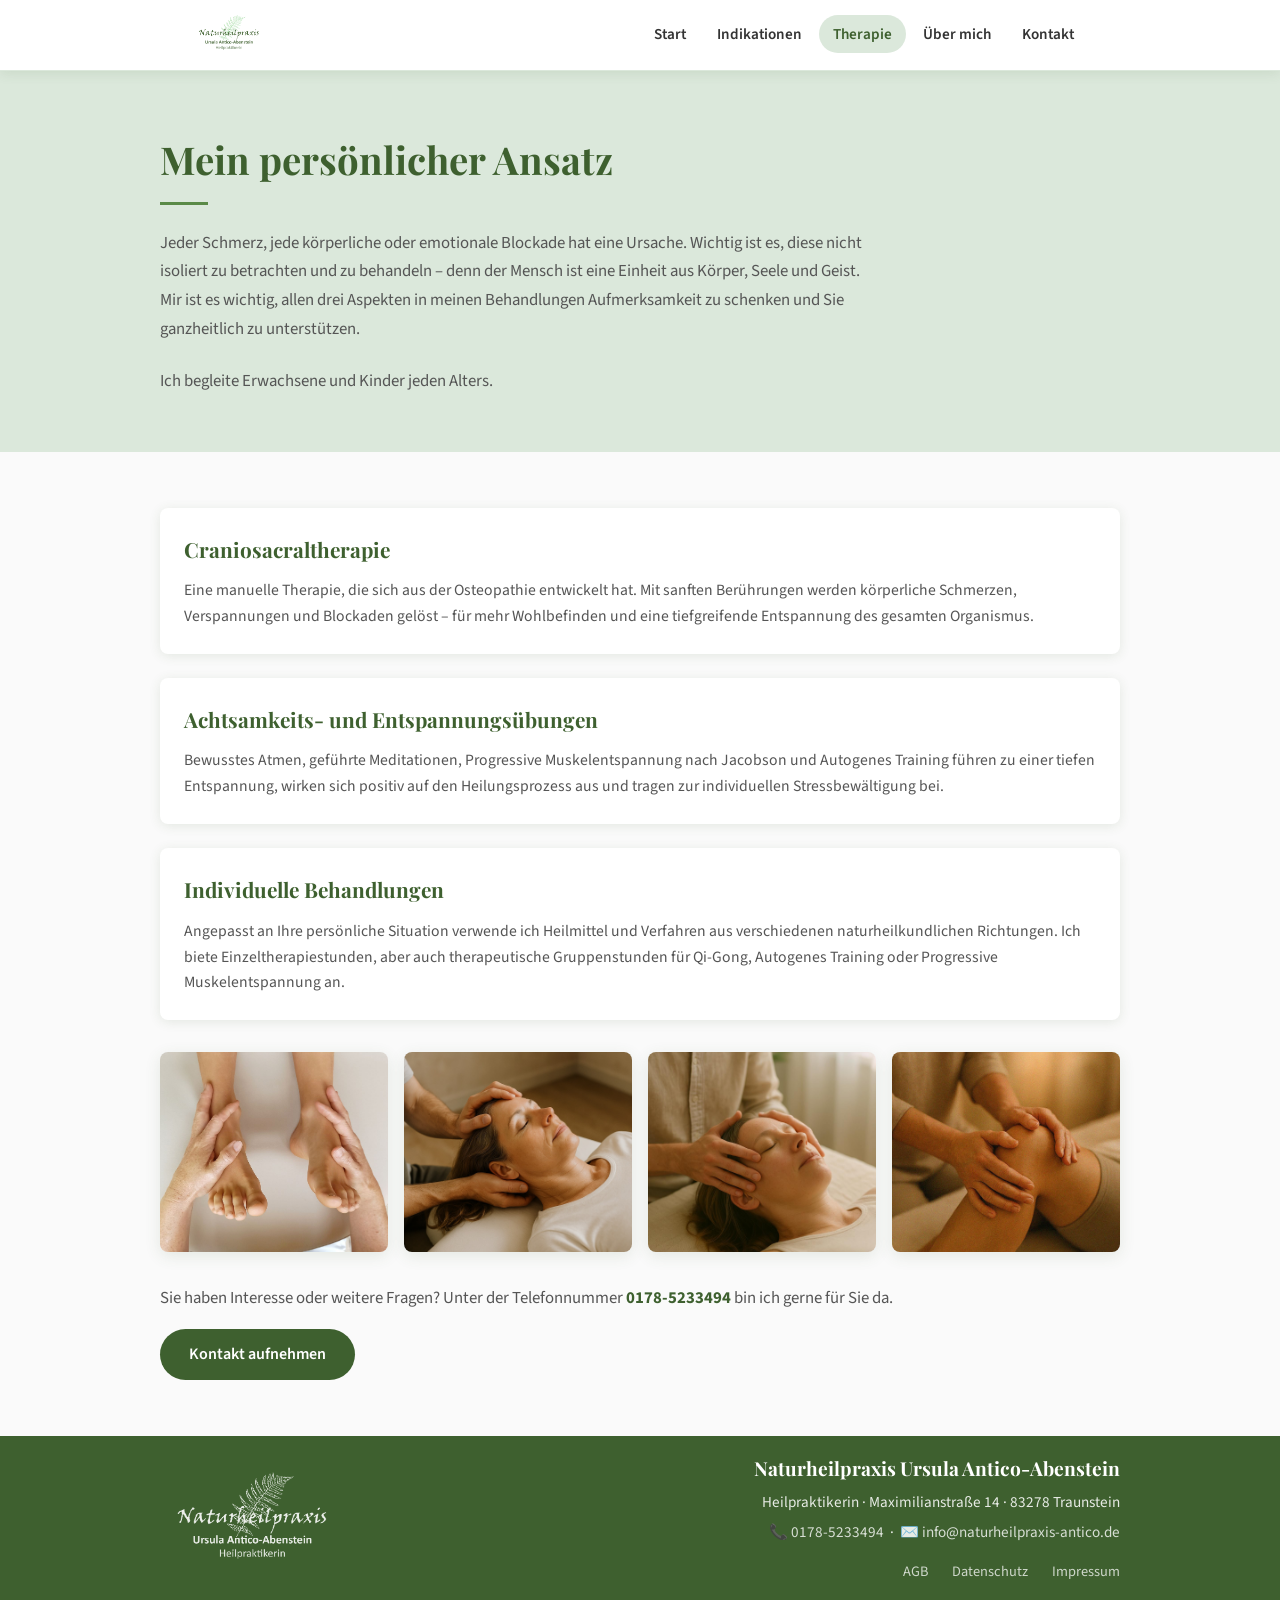
<file: therapie.html>
<!DOCTYPE html>
<html lang="de">
<head>
  <meta charset="UTF-8" />
  <meta name="viewport" content="width=device-width, initial-scale=1.0" />
  <title>Therapie | Naturheilpraxis Antico-Abenstein Traunstein</title>
  <meta name="description" content="Ganzheitliche Therapieansätze: Craniosacraltherapie, Achtsamkeit, Entspannungsübungen und individuelle Naturheilverfahren in Traunstein." />
  <link rel="icon" href="img/favicon.ico" type="image/x-icon" />
  <link rel="preconnect" href="https://fonts.googleapis.com" />
  <link rel="preconnect" href="https://fonts.gstatic.com" crossorigin />
  <link href="https://fonts.googleapis.com/css2?family=Playfair+Display:wght@700&family=Source+Sans+3:wght@400;600&display=swap" rel="stylesheet" />
  <link rel="stylesheet" href="css/style.css" />
</head>
<body>

  <nav class="nav-wrapper">
    <div class="nav-inner">
      <a class="nav-logo" href="index.html">
        <img src="img/Logo.png" alt="Logo Naturheilpraxis Antico-Abenstein" />
      </a>
      <ul class="nav-links" id="nav-links">
        <li><a href="index.html">Start</a></li>
        <li><a href="indikationen.html">Indikationen</a></li>
        <li><a href="therapie.html">Therapie</a></li>
        <li><a href="uber-mich.html">Über mich</a></li>
        <li><a href="kontakt.html">Kontakt</a></li>
      </ul>
      <button class="nav-burger" id="nav-burger" aria-label="Menü öffnen">
        <span></span><span></span><span></span>
      </button>
    </div>
  </nav>

  <section class="sektion sektion-dunkel" style="padding-bottom:2rem">
    <div class="sektion-inner">
      <h1 class="sektion-titel">Mein persönlicher Ansatz</h1>
      <p class="sektion-text">
        Jeder Schmerz, jede körperliche oder emotionale Blockade hat eine Ursache.
        Wichtig ist es, diese nicht isoliert zu betrachten und zu behandeln – denn der Mensch ist eine Einheit aus Körper, Seele und Geist.
        Mir ist es wichtig, allen drei Aspekten in meinen Behandlungen Aufmerksamkeit zu schenken und Sie ganzheitlich zu unterstützen.
      </p>
      <p class="sektion-text">Ich begleite Erwachsene und Kinder jeden Alters.</p>
    </div>
  </section>

  <section class="sektion">
    <div class="sektion-inner">

      <div class="therapie-highlight">
        <h3>Craniosacraltherapie</h3>
        <p>
          Eine manuelle Therapie, die sich aus der Osteopathie entwickelt hat.
          Mit sanften Berührungen werden körperliche Schmerzen, Verspannungen und Blockaden gelöst –
          für mehr Wohlbefinden und eine tiefgreifende Entspannung des gesamten Organismus.
        </p>
      </div>

      <div class="therapie-highlight">
        <h3>Achtsamkeits- und Entspannungsübungen</h3>
        <p>
          Bewusstes Atmen, geführte Meditationen, Progressive Muskelentspannung nach Jacobson und Autogenes Training
          führen zu einer tiefen Entspannung, wirken sich positiv auf den Heilungsprozess aus und tragen zur
          individuellen Stressbewältigung bei.
        </p>
      </div>

      <div class="therapie-highlight">
        <h3>Individuelle Behandlungen</h3>
        <p>
          Angepasst an Ihre persönliche Situation verwende ich Heilmittel und Verfahren aus verschiedenen
          naturheilkundlichen Richtungen. Ich biete Einzeltherapiestunden, aber auch therapeutische
          Gruppenstunden für Qi-Gong, Autogenes Training oder Progressive Muskelentspannung an.
        </p>
      </div>

      <div class="bild-grid">
        <img src="img/Behandlung.jpeg" alt="Behandlungsraum" loading="lazy" />
        <img src="img/Behandlung1.jpeg" alt="Behandlung" loading="lazy" />
        <img src="img/Behandlung2.jpeg" alt="Therapie" loading="lazy" />
        <img src="img/Behandlung3.jpeg" alt="Naturheilpraxis" loading="lazy" />
      </div>

      <p style="margin-top:2rem; color:var(--text-mittel); font-size:1.05rem">
        Sie haben Interesse oder weitere Fragen? Unter der Telefonnummer
        <a href="tel:+4901785233494"><strong>0178-5233494</strong></a> bin ich gerne für Sie da.
      </p>
      <a href="kontakt.html" class="btn">Kontakt aufnehmen</a>
    </div>
  </section>

  <footer>
    <div class="footer-inner">
      <img src="img/Logo.png" alt="Logo Naturheilpraxis Antico-Abenstein" class="footer-logo" />
      <div class="footer-info">
        <strong>Naturheilpraxis Ursula Antico-Abenstein</strong>
        <p>Heilpraktikerin · Maximilianstraße 14 · 83278 Traunstein</p>
        <p>📞 <a href="tel:+4901785233494" style="color:rgba(255,255,255,0.9)">0178-5233494</a> &nbsp;·&nbsp; ✉️ <a href="mailto:info@naturheilpraxis-antico.de" style="color:rgba(255,255,255,0.9)">info@naturheilpraxis-antico.de</a></p>
        <nav class="footer-links">
          <a href="AGB.html">AGB</a>
          <a href="datenschutzerklarung.html">Datenschutz</a>
          <a href="impressum.html">Impressum</a>
        </nav>
      </div>
    </div>
  </footer>

  <script src="js/nav.js"></script>
</body>
</html>
</file>
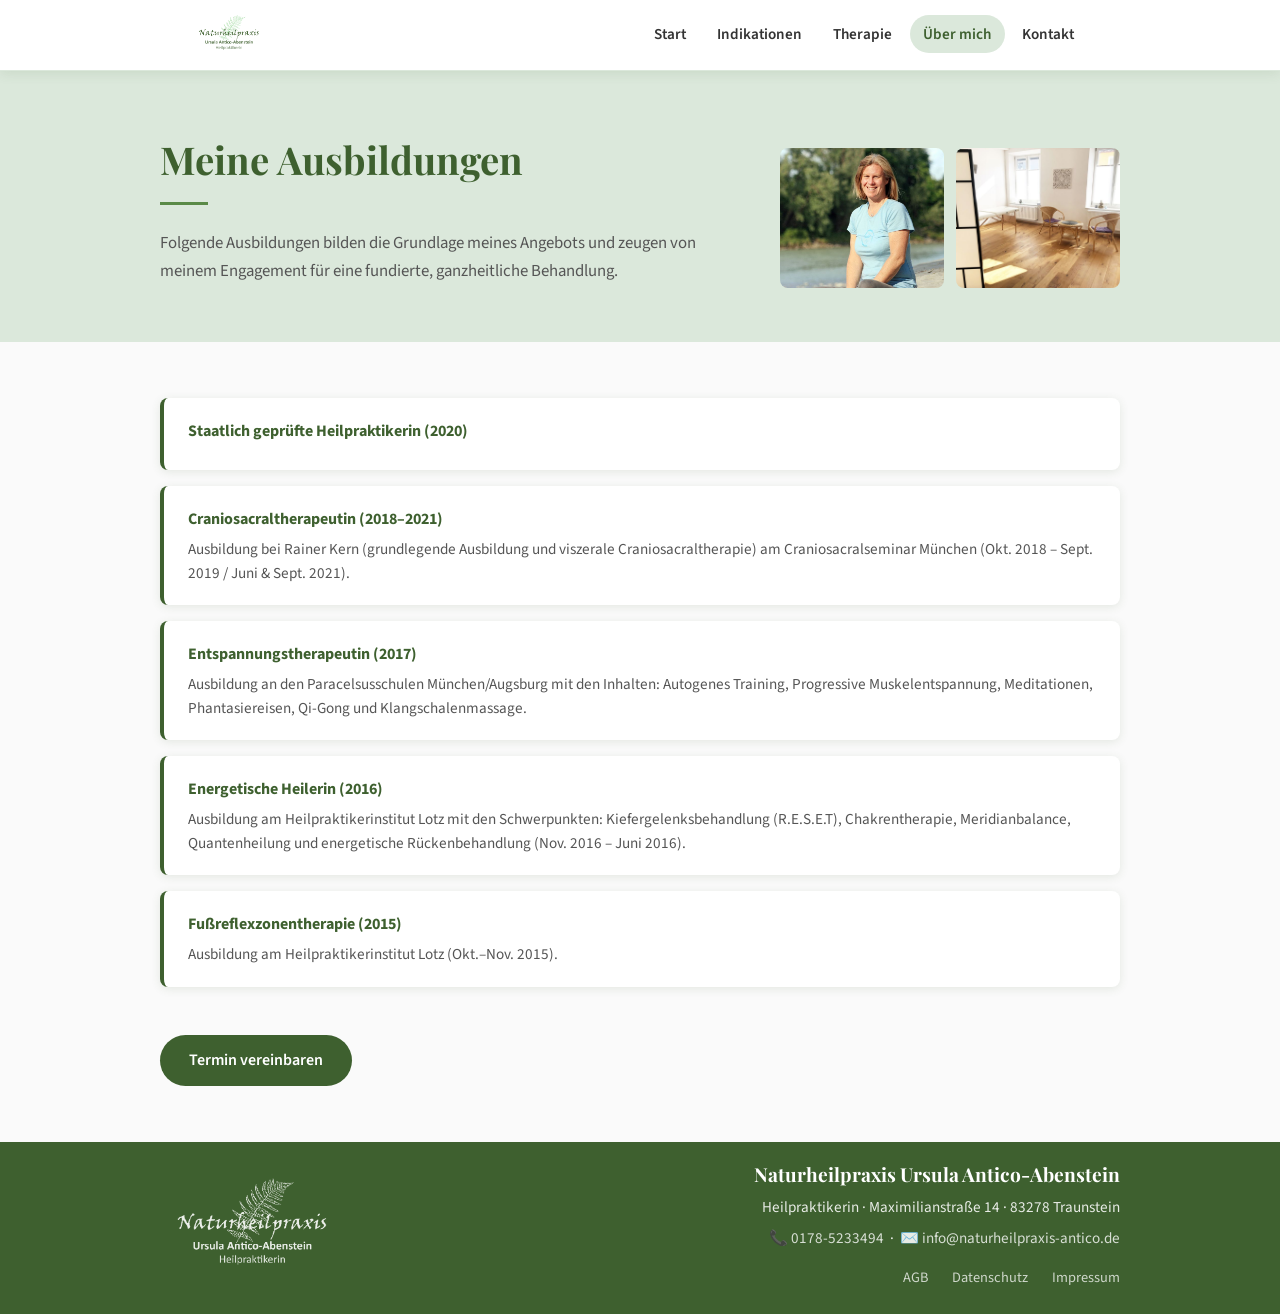
<file: uber-mich.html>
<!DOCTYPE html>
<html lang="de">
<head>
  <meta charset="UTF-8" />
  <meta name="viewport" content="width=device-width, initial-scale=1.0" />
  <title>Über mich | Naturheilpraxis Antico-Abenstein Traunstein</title>
  <meta name="description" content="Ursula Antico-Abenstein – staatlich geprüfte Heilpraktikerin aus Traunstein. Ausbildungen in Craniosacraltherapie, Entspannungstherapie und Naturheilverfahren." />
  <link rel="icon" href="img/favicon.ico" type="image/x-icon" />
  <link rel="preconnect" href="https://fonts.googleapis.com" />
  <link rel="preconnect" href="https://fonts.gstatic.com" crossorigin />
  <link href="https://fonts.googleapis.com/css2?family=Playfair+Display:wght@700&family=Source+Sans+3:wght@400;600&display=swap" rel="stylesheet" />
  <link rel="stylesheet" href="css/style.css" />
</head>
<body>

  <nav class="nav-wrapper">
    <div class="nav-inner">
      <a class="nav-logo" href="index.html">
        <img src="img/Logo.png" alt="Logo Naturheilpraxis Antico-Abenstein" />
      </a>
      <ul class="nav-links" id="nav-links">
        <li><a href="index.html">Start</a></li>
        <li><a href="indikationen.html">Indikationen</a></li>
        <li><a href="therapie.html">Therapie</a></li>
        <li><a href="uber-mich.html">Über mich</a></li>
        <li><a href="kontakt.html">Kontakt</a></li>
      </ul>
      <button class="nav-burger" id="nav-burger" aria-label="Menü öffnen">
        <span></span><span></span><span></span>
      </button>
    </div>
  </nav>

  <section class="sektion sektion-dunkel" style="padding-bottom: 2rem">
    <div class="sektion-inner" style="display:grid; grid-template-columns:1fr auto; gap:2rem; align-items:center; flex-wrap:wrap">
      <div>
        <h1 class="sektion-titel">Meine Ausbildungen</h1>
        <p class="sektion-text">
          Folgende Ausbildungen bilden die Grundlage meines Angebots und zeugen von meinem Engagement für eine fundierte, ganzheitliche Behandlung.
        </p>
      </div>
      <div style="display:grid; grid-template-columns:1fr 1fr; gap:0.75rem; min-width:240px; max-width:340px">
        <img src="img/Profil.jpeg" alt="Ursula Antico-Abenstein" style="border-radius:8px; height:140px; object-fit:cover; width:100%" loading="lazy" />
        <img src="img/Praxis.jpeg" alt="Praxis Traunstein" style="border-radius:8px; height:140px; object-fit:cover; width:100%" loading="lazy" />
      </div>
    </div>
  </section>

  <section class="sektion">
    <div class="sektion-inner">

      <div class="ausbildung-item">
        <strong>Staatlich geprüfte Heilpraktikerin (2020)</strong>
      </div>

      <div class="ausbildung-item">
        <strong>Craniosacraltherapeutin (2018–2021)</strong>
        <p>
          Ausbildung bei Rainer Kern (grundlegende Ausbildung und viszerale Craniosacraltherapie)
          am Craniosacralseminar München (Okt. 2018 – Sept. 2019 / Juni &amp; Sept. 2021).
        </p>
      </div>

      <div class="ausbildung-item">
        <strong>Entspannungstherapeutin (2017)</strong>
        <p>
          Ausbildung an den Paracelsusschulen München/Augsburg mit den Inhalten:
          Autogenes Training, Progressive Muskelentspannung, Meditationen, Phantasiereisen,
          Qi-Gong und Klangschalenmassage.
        </p>
      </div>

      <div class="ausbildung-item">
        <strong>Energetische Heilerin (2016)</strong>
        <p>
          Ausbildung am Heilpraktikerinstitut Lotz mit den Schwerpunkten:
          Kiefergelenksbehandlung (R.E.S.E.T), Chakrentherapie, Meridianbalance,
          Quantenheilung und energetische Rückenbehandlung (Nov. 2016 – Juni 2016).
        </p>
      </div>

      <div class="ausbildung-item">
        <strong>Fußreflexzonentherapie (2015)</strong>
        <p>Ausbildung am Heilpraktikerinstitut Lotz (Okt.–Nov. 2015).</p>
      </div>
<!---
      <div class="bild-grid" style="margin-top:2.5rem">
        <img src="img/Praxis1.jpeg" alt="Praxis" loading="lazy" />
        <img src="img/Praxis2.jpeg" alt="Praxis" loading="lazy" />
        <img src="img/Profil1.jpeg" alt="Ursula Antico-Abenstein" loading="lazy" />
        <img src="img/Praxis3.jpeg" alt="Praxis Traunstein" loading="lazy" />
      </div>
-->
      <a href="kontakt.html" class="btn" style="margin-top:2rem">Termin vereinbaren</a>
    </div>
  </section>

  <footer>
    <div class="footer-inner">
      <img src="img/Logo.png" alt="Logo Naturheilpraxis Antico-Abenstein" class="footer-logo" />
      <div class="footer-info">
        <strong>Naturheilpraxis Ursula Antico-Abenstein</strong>
        <p>Heilpraktikerin · Maximilianstraße 14 · 83278 Traunstein</p>
        <p>📞 <a href="tel:+4901785233494" style="color:rgba(255,255,255,0.9)">0178-5233494</a> &nbsp;·&nbsp; ✉️ <a href="mailto:info@naturheilpraxis-antico.de" style="color:rgba(255,255,255,0.9)">info@naturheilpraxis-antico.de</a></p>
        <nav class="footer-links">
          <a href="AGB.html">AGB</a>
          <a href="datenschutzerklarung.html">Datenschutz</a>
          <a href="impressum.html">Impressum</a>
        </nav>
      </div>
    </div>
  </footer>

  <script src="js/nav.js"></script>
</body>
</html>
</file>
<file: css/style.css>
/* =============================================
   Naturheilpraxis Antico-Abenstein
   Sauberes, modernes CSS – GitHub Pages ready
   ============================================= */

:root {
  --gruen-dunkel: #3e602f;
  --gruen-mittel: #5a8a47;
  --gruen-hell: #dbe8db;
  --gruen-sehr-hell: #f0f7f0;
  --text-dunkel: #333333;
  --text-mittel: #555555;
  --weiss: #ffffff;
  --hintergrund: #fafafa;
  --akzent: #00667b;
  --schatten: rgba(62, 96, 47, 0.12);

  --font-kopfzeile: 'Playfair Display', Georgia, serif;
  --font-text: 'Source Sans 3', 'Segoe UI', sans-serif;

  --radius: 8px;
  --max-breite: 960px;
  --abstand: 2rem;
}

/* === RESET & BASIS === */
*, *::before, *::after { box-sizing: border-box; margin: 0; padding: 0; }
html { font-size: 16px; scroll-behavior: smooth; -webkit-font-smoothing: antialiased; }
body { font-family: var(--font-text); color: var(--text-dunkel); background: var(--hintergrund); line-height: 1.7; }
img { display: block; max-width: 100%; height: auto; }
a { color: var(--gruen-dunkel); text-decoration: none; }
a:hover { text-decoration: underline; }
ul { list-style: none; }

/* === NAVIGATION === */
.nav-wrapper {
  background: var(--weiss);
  border-bottom: 1px solid var(--gruen-hell);
  position: sticky;
  top: 0;
  z-index: 100;
  box-shadow: 0 2px 12px var(--schatten);
}

.nav-inner {
  max-width: var(--max-breite);
  margin: 0 auto;
  padding: 0 var(--abstand);
  display: flex;
  align-items: center;
  justify-content: space-between;
  gap: 1rem;
  min-height: 70px;
}

.nav-logo img {
  height: 56px;
  width: auto;
}

.nav-links {
  display: flex;
  gap: 0.25rem;
  flex-wrap: wrap;
}

.nav-links a {
  font-family: var(--font-text);
  font-size: 0.95rem;
  font-weight: 600;
  color: var(--text-dunkel);
  padding: 0.5rem 0.85rem;
  border-radius: 20px;
  transition: background 0.2s, color 0.2s;
  white-space: nowrap;
}

.nav-links a:hover,
.nav-links a.aktiv {
  background: var(--gruen-hell);
  color: var(--gruen-dunkel);
  text-decoration: none;
}

/* Burger-Menü */
.nav-burger {
  display: none;
  flex-direction: column;
  gap: 5px;
  cursor: pointer;
  padding: 0.5rem;
  background: none;
  border: none;
}

.nav-burger span {
  display: block;
  width: 26px;
  height: 3px;
  background: var(--gruen-dunkel);
  border-radius: 3px;
  transition: all 0.3s;
}

/* === HERO === */
.hero {
  background: var(--gruen-hell);
  padding: 3.5rem var(--abstand);
  text-align: center;
}

.hero-inner {
  max-width: var(--max-breite);
  margin: 0 auto;
}

.hero-willkommen {
  font-family: var(--font-text);
  font-size: 1.05rem;
  font-weight: 600;
  color: var(--gruen-mittel);
  letter-spacing: 0.05em;
  text-transform: uppercase;
  margin-bottom: 0.75rem;
}

.hero h1 {
  font-family: var(--font-kopfzeile);
  font-size: clamp(2rem, 5vw, 3.2rem);
  color: var(--gruen-dunkel);
  font-weight: 700;
  line-height: 1.2;
  margin-bottom: 0.5rem;
}

.hero-tags {
  display: flex;
  flex-wrap: wrap;
  justify-content: center;
  gap: 0.6rem;
  margin: 1.2rem 0 2rem;
}

.hero-tag {
  background: var(--weiss);
  color: var(--gruen-dunkel);
  border: 2px solid var(--gruen-dunkel);
  padding: 0.4rem 1.1rem;
  border-radius: 50px;
  font-weight: 600;
  font-size: 1rem;
}

.hero-img {
  max-width: 680px;
  margin: 0 auto 2rem;
  border-radius: var(--radius);
  overflow: hidden;
  box-shadow: 0 8px 32px rgba(0,0,0,0.13);
}

.hero-img img {
  width: 100%;
  object-fit: cover;
}

.hero-cta {
  font-size: 1.1rem;
  color: var(--text-mittel);
  font-style: italic;
}

/* === SEKTION BASIS === */
.sektion {
  padding: 3.5rem var(--abstand);
}

.sektion-inner {
  max-width: var(--max-breite);
  margin: 0 auto;
}

.sektion-hell { background: var(--gruen-sehr-hell); }
.sektion-dunkel { background: var(--gruen-hell); }

.sektion-titel {
  font-family: var(--font-kopfzeile);
  font-size: clamp(1.6rem, 3.5vw, 2.4rem);
  color: var(--gruen-dunkel);
  margin-bottom: 1.5rem;
  position: relative;
}

.sektion-titel::after {
  content: '';
  display: block;
  width: 48px;
  height: 3px;
  background: var(--gruen-mittel);
  margin-top: 0.6rem;
}

.sektion-text {
  font-size: 1.05rem;
  color: var(--text-mittel);
  max-width: 720px;
  margin-bottom: 1.5rem;
}

/* === KARTEN === */
.karten-grid {
  display: grid;
  grid-template-columns: repeat(auto-fill, minmax(260px, 1fr));
  gap: 1.2rem;
  margin-top: 2rem;
}

.karte {
  background: var(--weiss);
  border-radius: var(--radius);
  padding: 1.5rem;
  box-shadow: 0 2px 12px var(--schatten);
  border-left: 4px solid var(--gruen-mittel);
}

.karte p {
  color: var(--text-mittel);
  font-size: 0.98rem;
  line-height: 1.6;
}

/* === LISTE === */
.schoen-liste {
  display: flex;
  flex-direction: column;
  gap: 0.7rem;
  margin: 1.5rem 0;
}

.schoen-liste li {
  display: flex;
  align-items: flex-start;
  gap: 0.7rem;
  font-size: 1rem;
  color: var(--text-mittel);
  line-height: 1.5;
}

.schoen-liste li::before {
  content: '✦';
  color: var(--gruen-mittel);
  font-size: 0.8rem;
  margin-top: 0.25rem;
  flex-shrink: 0;
}

/* === AUSBILDUNGEN === */
.ausbildung-item {
  background: var(--weiss);
  border-radius: var(--radius);
  padding: 1.25rem 1.5rem;
  margin-bottom: 1rem;
  box-shadow: 0 2px 10px var(--schatten);
  border-left: 4px solid var(--gruen-dunkel);
}

.ausbildung-item strong {
  display: block;
  color: var(--gruen-dunkel);
  font-size: 1rem;
  margin-bottom: 0.3rem;
}

.ausbildung-item p {
  color: var(--text-mittel);
  font-size: 0.95rem;
  line-height: 1.55;
}

/* === BILDER GRID === */
.bild-grid {
  display: grid;
  grid-template-columns: repeat(auto-fill, minmax(220px, 1fr));
  gap: 1rem;
  margin-top: 2rem;
}

.bild-grid img {
  border-radius: var(--radius);
  width: 100%;
  height: 200px;
  object-fit: cover;
  box-shadow: 0 4px 16px var(--schatten);
  transition: transform 0.3s;
}

.bild-grid img:hover { transform: scale(1.02); }

/* === KONTAKT === */
.kontakt-grid {
  display: grid;
  grid-template-columns: 1fr 1fr;
  gap: 2.5rem;
  align-items: start;
  margin-top: 1.5rem;
}

.kontakt-info p {
  font-size: 1.05rem;
  color: var(--text-mittel);
  margin-bottom: 0.75rem;
  display: flex;
  align-items: flex-start;
  gap: 0.6rem;
}

.kontakt-info .icon { font-size: 1.3rem; flex-shrink: 0; }

.kontakt-map {
  border-radius: var(--radius);
  overflow: hidden;
  box-shadow: 0 4px 20px var(--schatten);
}

.kontakt-map iframe {
  width: 100%;
  height: 320px;
  border: 0;
  display: block;
}

/* === AGB & RECHTLICHES === */
.rechtlich-liste {
  display: flex;
  flex-direction: column;
  gap: 1rem;
  margin-top: 1.5rem;
}

.rechtlich-item {
  background: var(--weiss);
  border-radius: var(--radius);
  padding: 1.2rem 1.5rem;
  box-shadow: 0 2px 8px var(--schatten);
  font-size: 0.98rem;
  color: var(--text-mittel);
  line-height: 1.6;
}

/* === PREIS-BOX === */
.preis-box {
  background: var(--gruen-dunkel);
  color: var(--weiss);
  border-radius: var(--radius);
  padding: 1.8rem;
  margin: 1.5rem 0;
}

.preis-box h3 {
  font-family: var(--font-kopfzeile);
  font-size: 1.3rem;
  margin-bottom: 1rem;
}

.preis-box p {
  font-size: 1rem;
  margin-bottom: 0.5rem;
  opacity: 0.92;
}

/* === THERAPIE HIGHLIGHT === */
.therapie-highlight {
  background: var(--weiss);
  border-radius: var(--radius);
  padding: 1.5rem;
  box-shadow: 0 2px 12px var(--schatten);
  margin-bottom: 1.5rem;
}

.therapie-highlight h3 {
  font-family: var(--font-kopfzeile);
  font-size: 1.3rem;
  color: var(--gruen-dunkel);
  margin-bottom: 0.7rem;
}

.therapie-highlight p {
  color: var(--text-mittel);
  font-size: 0.98rem;
  line-height: 1.65;
}

/* === CTA BUTTON === */
.btn {
  display: inline-block;
  background: var(--gruen-dunkel);
  color: var(--weiss);
  padding: 0.75rem 1.8rem;
  border-radius: 50px;
  font-weight: 600;
  font-size: 1rem;
  transition: background 0.2s, transform 0.2s;
  margin-top: 1rem;
}

.btn:hover {
  background: var(--gruen-mittel);
  text-decoration: none;
  transform: translateY(-2px);
}

/* === FOOTER === */
footer {
  background: var(--gruen-dunkel);
  color: var(--weiss);
  padding: 1rem var(--abstand);
}

.footer-inner {
  max-width: var(--max-breite);
  margin: 0 auto;
  display: flex;
  align-items: flex-start;
  justify-content: space-between;
  gap: 2rem;
}

.footer-logo {
  height: 140px;
  width: auto;
  filter: brightness(0) invert(1);
  opacity: 0.9;
  flex-shrink: 0;
  align-self: flex-start;
}

.footer-info {
  display: flex;
  flex-direction: column;
  gap: 0.3rem;
  align-items: flex-end;
  text-align: right;
  margin-left: auto;
}

footer strong {
  display: block;
  font-family: var(--font-kopfzeile);
  font-size: 1.2rem;
}

footer p {
  font-size: 0.95rem;
  opacity: 0.88;
  line-height: 1.7;
  margin: 0;
}

.footer-links {
  margin-top: 0.6rem;
  display: flex;
  gap: 1.5rem;
  flex-wrap: wrap;
}

.footer-links a {
  color: rgba(255,255,255,0.75);
  font-size: 0.9rem;
  transition: color 0.2s;
}

.footer-links a:hover { color: var(--weiss); text-decoration: underline; }

@media (max-width: 600px) {
  .footer-inner { flex-direction: column; align-items: flex-start; }
}

/* === DATENSCHUTZ & IMPRESSUM === */
.rechts-inhalt h2 {
  font-family: var(--font-kopfzeile);
  color: var(--gruen-dunkel);
  margin: 2rem 0 0.75rem;
  font-size: 1.3rem;
}

.rechts-inhalt p, .rechts-inhalt li {
  color: var(--text-mittel);
  font-size: 0.97rem;
  line-height: 1.7;
  margin-bottom: 0.75rem;
}

.rechts-inhalt ul {
  list-style: disc;
  margin-left: 1.5rem;
  margin-bottom: 1rem;
}

/* === RESPONSIVE === */
@media (max-width: 768px) {
  .nav-links { display: none; flex-direction: column; position: absolute; top: 70px; left: 0; right: 0; background: var(--weiss); padding: 1rem 1.5rem; box-shadow: 0 8px 20px rgba(0,0,0,0.1); border-top: 1px solid var(--gruen-hell); }
  .nav-links.offen { display: flex; }
  .nav-burger { display: flex; }
  .kontakt-grid { grid-template-columns: 1fr; }
  .karten-grid { grid-template-columns: 1fr; }
  .bild-grid { grid-template-columns: repeat(2, 1fr); }
}

@media (max-width: 480px) {
  :root { --abstand: 1.2rem; }
  .bild-grid { grid-template-columns: 1fr; }
  .hero-tag { font-size: 0.9rem; }
}
</file>
